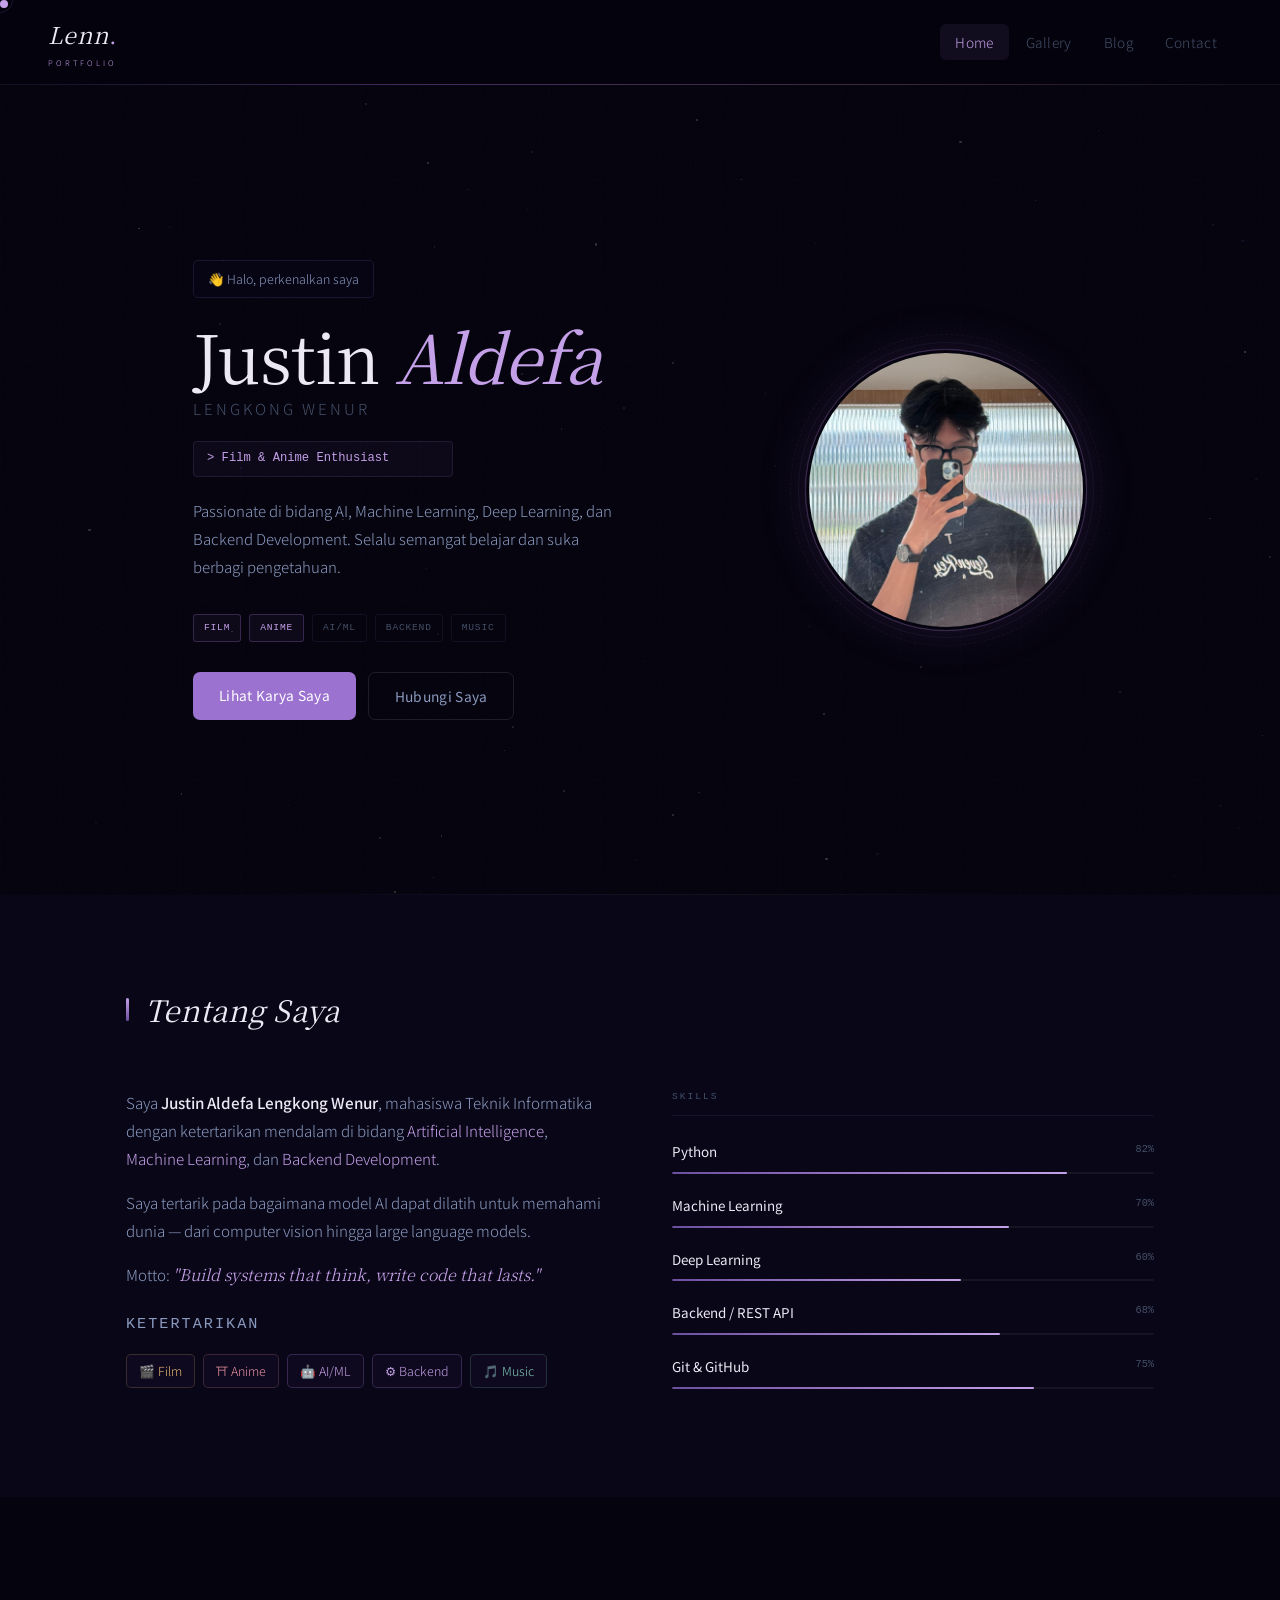
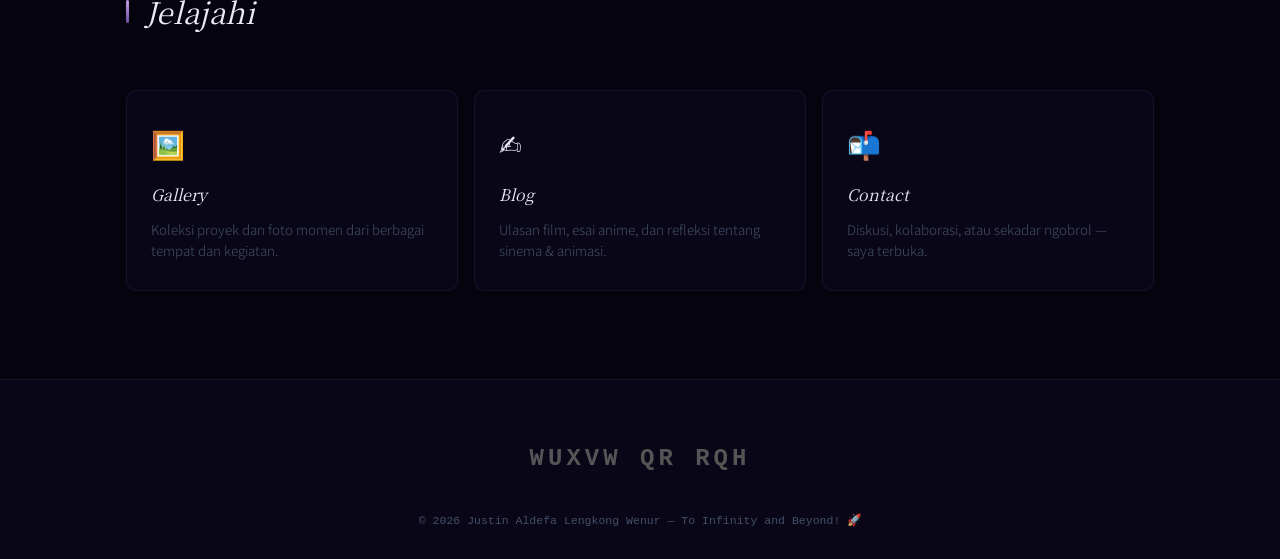
<file: index.html>
<!DOCTYPE html>
<html lang="id">
<head>
  <meta charset="UTF-8" />
  <meta name="viewport" content="width=device-width, initial-scale=1.0" />
  <meta name="description" content="Portfolio Justin Aldefa Lengkong Wenur — Mahasiswa Teknik Informatika" />
  <title>Justin Aldefa — Portfolio</title>
  <link rel="stylesheet" href="style.css" />
</head>
<body>
  <div class="cursor"></div>
  <div class="cursor-ring"></div>
  <div class="stars"></div>
  <div class="jp-grid" aria-hidden="true"></div>

  <header class="navbar">
    <div class="navbar-cat-wrap">
      <canvas id="navbar-cat-canvas" width="90" height="28" aria-hidden="true"></canvas>
      <a href="index.html" class="logo">Lenn<span>.</span><span class="logo-sub">portfolio</span></a>
    </div>
    <nav class="nav-links">
      <a href="index.html" class="active">Home</a>
      <a href="gallery.html">Gallery</a>
      <a href="blog.html">Blog</a>
      <a href="contact.html">Contact</a>
    </nav>
  </header>

  <main>
    <section style="position:relative;z-index:1;">
      <div class="hero">
        <div class="hero-content">
          <p class="hero-greeting fade-up">👋 Halo, perkenalkan saya</p>
          <h1 class="hero-name fade-up fd1">Justin <span>Aldefa</span></h1>
          <p class="hero-surname fade-up fd1">Lengkong Wenur</p>
          <p class="hero-badge fade-up fd2">&gt; Mahasiswa Teknik Informatika</p>
          <p class="hero-desc fade-up fd3">Passionate di bidang AI, Machine Learning, Deep Learning, dan Backend Development. Selalu semangat belajar dan suka berbagi pengetahuan.</p>
          <div class="hero-interests fade-up fd3">
            <span class="hero-interest active">film</span>
            <span class="hero-interest active">anime</span>
            <span class="hero-interest tech">ai/ml</span>
            <span class="hero-interest tech">backend</span>
            <span class="hero-interest">music</span>
          </div>
          <div class="hero-cta fade-up fd4">
            <a href="gallery.html" class="btn btn-primary">Lihat Karya Saya</a>
            <a href="contact.html" class="btn btn-outline">Hubungi Saya</a>
          </div>
        </div>
        <div class="hero-avatar fade-up fd3">
          <div class="avatar-ring">
            <img src="assets/pp.jpeg" alt="Justin Aldefa" />
      </div>
    </section>

    <section class="about-section" style="position:relative;z-index:1;">
      <div class="container">
        <div class="section-heading fade-up"><div class="heading-bar"></div><h2>Tentang Saya</h2></div>
        <div class="about-grid">
          <div class="about-text fade-up fd1">
            <p>Saya <strong>Justin Aldefa Lengkong Wenur</strong>, mahasiswa Teknik Informatika dengan ketertarikan mendalam di bidang <span class="highlight">Artificial Intelligence</span>, <span class="highlight">Machine Learning</span>, dan <span class="highlight">Backend Development</span>.</p>
            <p>Saya tertarik pada bagaimana model AI dapat dilatih untuk memahami dunia — dari computer vision hingga large language models.</p>
            <p>Motto: <span class="motto">"Build systems that think, write code that lasts."</span></p>
          <div class="about-interests fade-up fd1">
            <p class="about-interests-label">Ketertarikan</p>
            <div class="interest-tags">
              <span class="interest-tag film">🎬 Film</span>
              <span class="interest-tag anime">⛩ Anime</span>
              <span class="interest-tag tech">🤖 AI/ML</span>
              <span class="interest-tag tech">⚙️ Backend</span>
              <span class="interest-tag music">🎵 Music</span>
            </div>
          </div>
          </div>
          <div class="fade-up fd2">
            <p class="skills-label">Skills</p>
            <div class="skill-item"><div class="skill-header"><span class="skill-name">Python</span><span class="skill-pct">82%</span></div><div class="skill-track"><div class="skill-bar" data-width="82%"></div></div></div>
            <div class="skill-item"><div class="skill-header"><span class="skill-name">Machine Learning</span><span class="skill-pct">70%</span></div><div class="skill-track"><div class="skill-bar" data-width="70%"></div></div></div>
            <div class="skill-item"><div class="skill-header"><span class="skill-name">Deep Learning</span><span class="skill-pct">60%</span></div><div class="skill-track"><div class="skill-bar" data-width="60%"></div></div></div>
            <div class="skill-item"><div class="skill-header"><span class="skill-name">Backend / REST API</span><span class="skill-pct">68%</span></div><div class="skill-track"><div class="skill-bar" data-width="68%"></div></div></div>
            <div class="skill-item"><div class="skill-header"><span class="skill-name">Git &amp; GitHub</span><span class="skill-pct">75%</span></div><div class="skill-track"><div class="skill-bar" data-width="75%"></div></div></div>
          </div>
        </div>
      </div>
    </section>

    <section class="explore-section" style="position:relative;z-index:1;">
      <div class="container">
        <div class="section-heading fade-up"><div class="heading-bar"></div><h2>Jelajahi</h2></div>
        <div class="explore-grid">
          <a href="gallery.html" class="explore-card fade-up fd1"><div class="explore-icon">🖼️</div><h3>Gallery</h3><p>Koleksi proyek dan foto momen dari berbagai tempat dan kegiatan.</p></a>
          <a href="blog.html"    class="explore-card fade-up fd2"><div class="explore-icon">✍️</div><h3>Blog</h3><p>Ulasan film, esai anime, dan refleksi tentang sinema & animasi.</p></a>
          <a href="contact.html" class="explore-card fade-up fd3"><div class="explore-icon">📬</div><h3>Contact</h3><p>Diskusi, kolaborasi, atau sekadar ngobrol — saya terbuka.</p></a>
        </div>
      </div>
    </section>
  </main>

  <footer class="footer">
    <div class="gravity-falls-secret">
  <span class="cipher-text" data-value="TRUST NO ONE">WUXVW QR RQH</span>
</div>
    &copy; 2026 Justin Aldefa Lengkong Wenur &mdash; To Infinity and Beyond! <span class="footer-emoji">🚀</span  >
  </footer>

  <script src="script.js"></script>
</body>
</html>
</file>
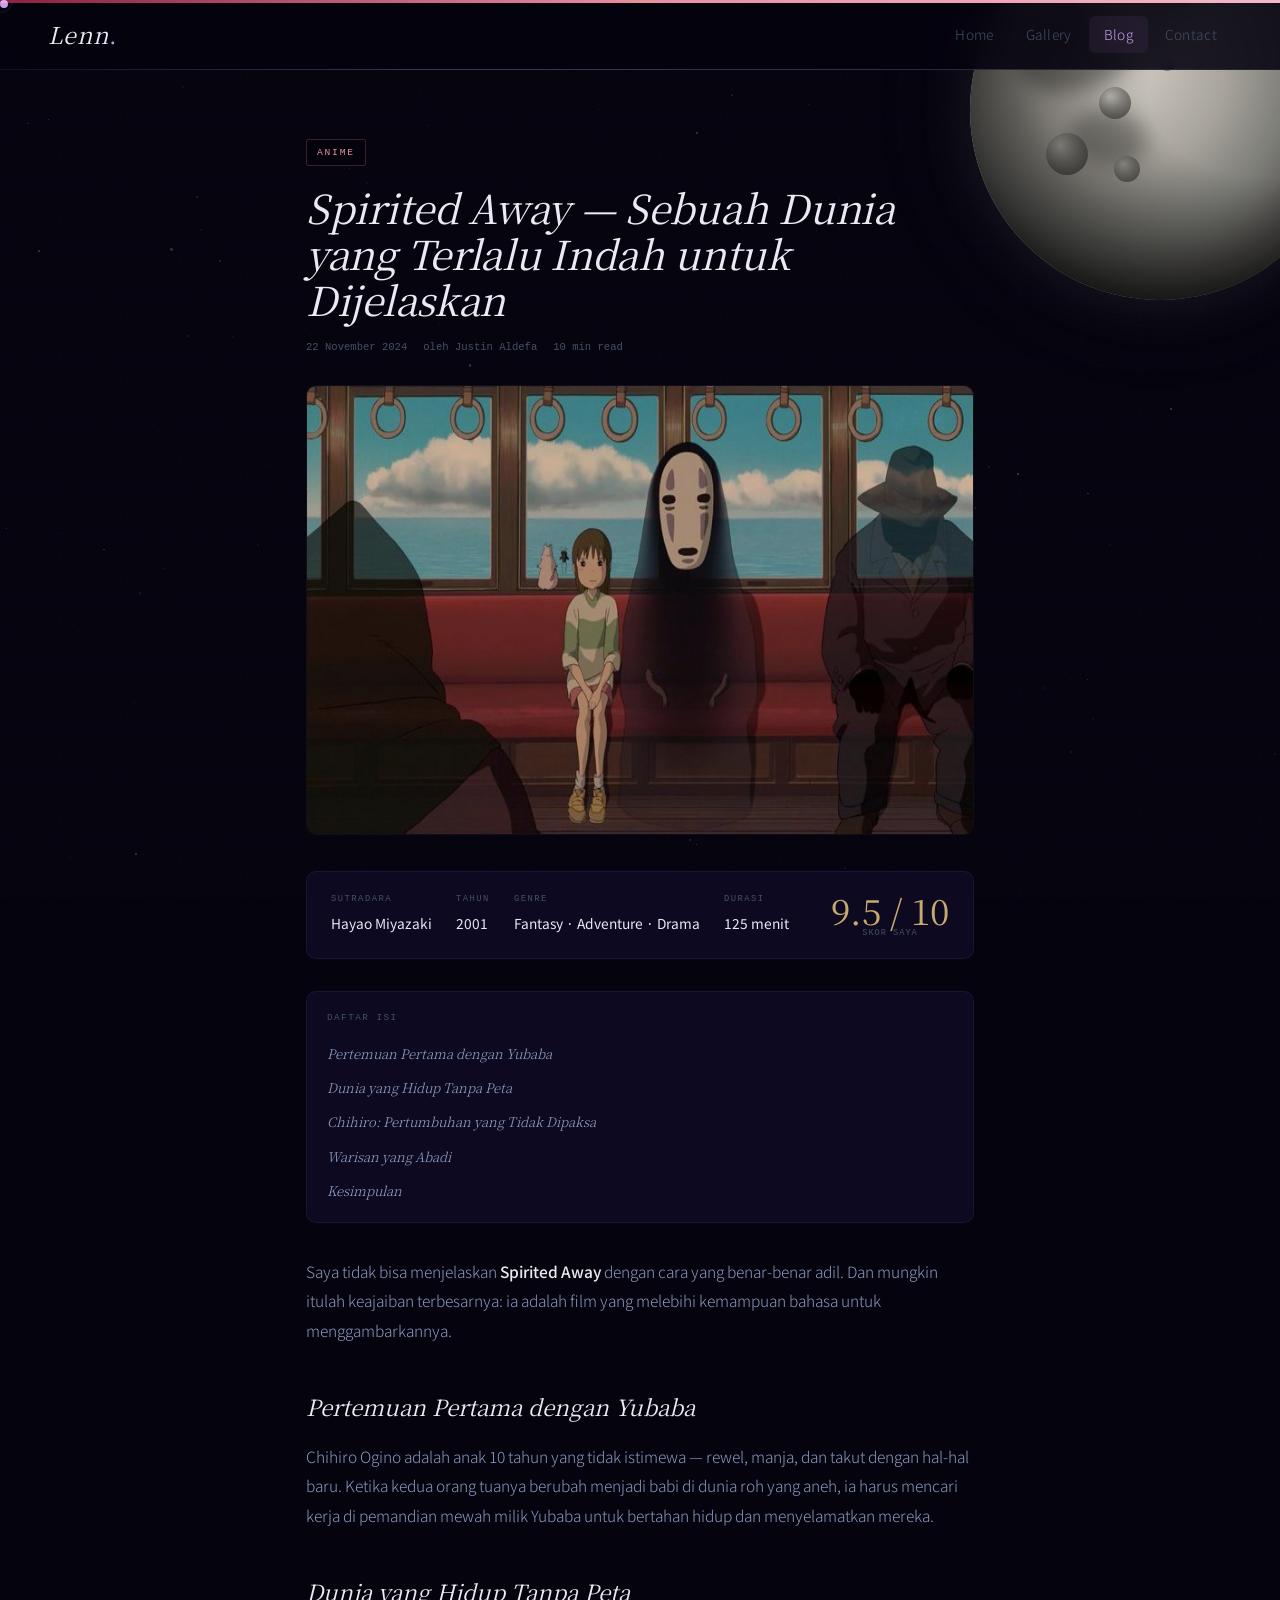
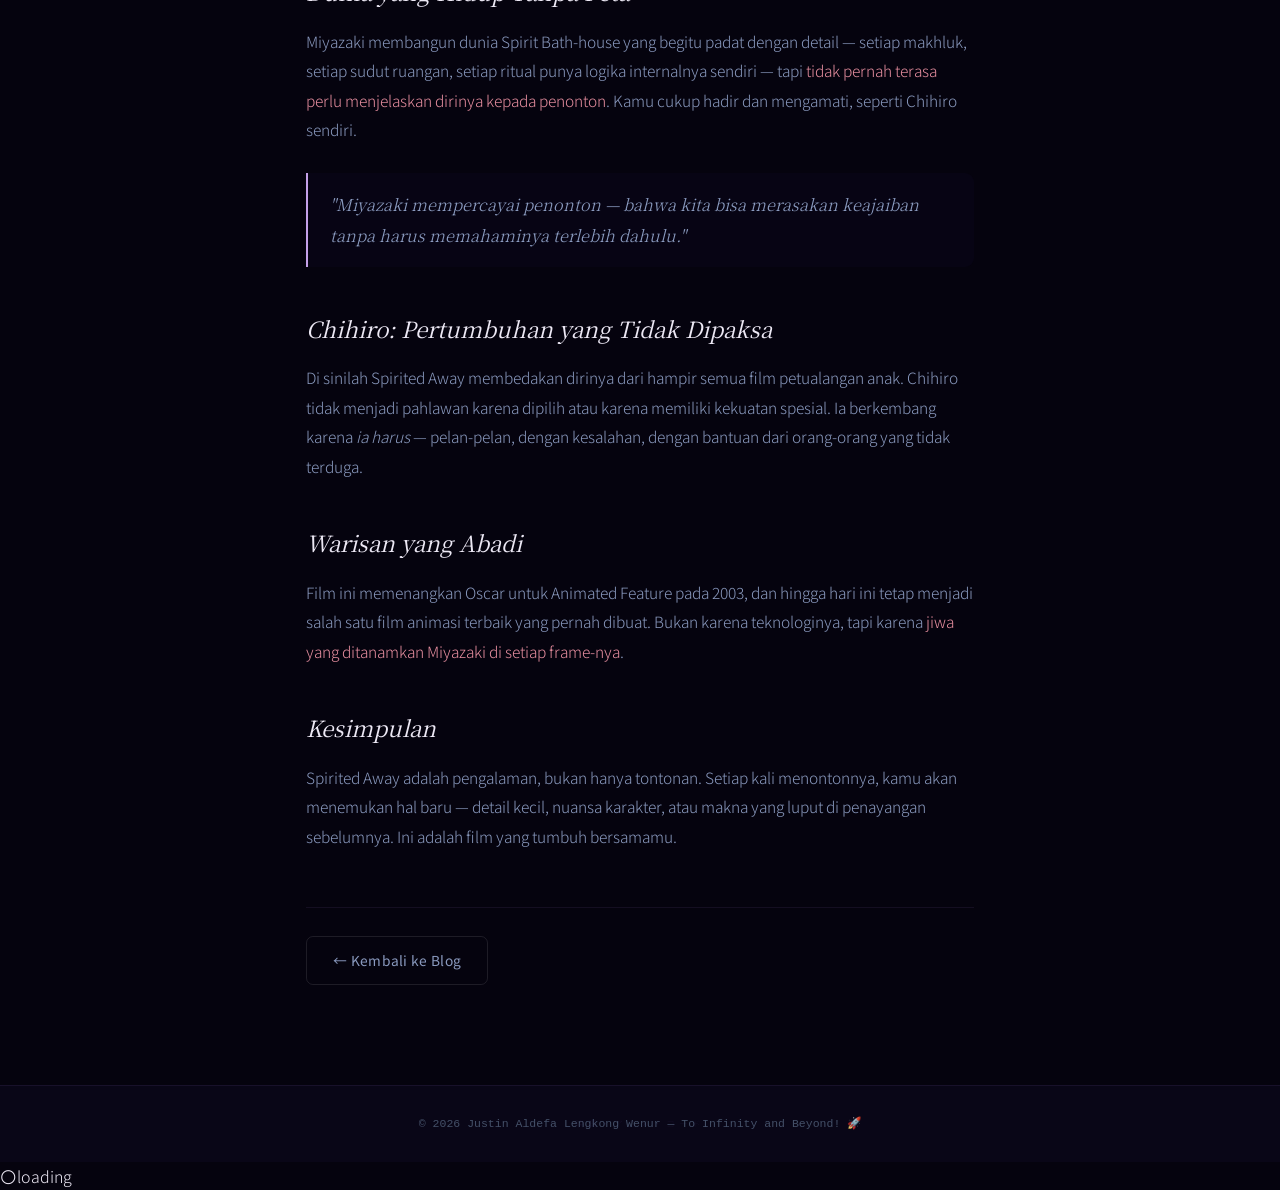
<file: artikel2.html>
<!DOCTYPE html>
<html lang="id">
<head>
  <meta charset="UTF-8"/><meta name="viewport" content="width=device-width, initial-scale=1.0"/>
  <title>Spirited Away — Sebuah Dunia yang Terlalu Indah untuk Dijelaskan — Justin Aldefa</title>
  <link rel="stylesheet" href="style.css"/>
</head>
<body class="theme-anime">
  <div class="cursor"></div><div class="cursor-ring"></div>
  <div class="stars"></div>
  <div class="jp-grid" aria-hidden="true"></div>
  <div class="moon-scene" aria-hidden="true"><div class="moon-disk"><div class="moon-mare"></div><div class="moon-mare"></div><div class="moon-mare"></div><div class="moon-crater"></div><div class="moon-crater"></div><div class="moon-crater"></div><div class="moon-crater"></div><div class="moon-crater"></div><div class="moon-crater"></div><div class="moon-crater"></div><div class="moon-halo"></div></div></div>
  <div class="article-theme-bar"></div>
  <div class="reading-progress"></div>
  <header class="navbar">
    <div class="navbar-cat-wrap">
      <canvas id="navbar-cat-canvas" width="90" height="28" aria-hidden="true"></canvas>
      <a href="index.html" class="logo">Lenn<span>.</span></a>
    </div>
    <nav class="nav-links"><a href="index.html">Home</a><a href="gallery.html">Gallery</a><a href="blog.html" class="active">Blog</a><a href="contact.html">Contact</a></nav>
  </header>
  <main>
    <article class="article-section" style="position:relative;z-index:1;">
      <div class="container--narrow">
        <header class="fade-up">
          <div class="article-tag"><span class="tag tag--anime">anime</span></div>
          <h1 class="article-title">Spirited Away — Sebuah Dunia yang Terlalu Indah untuk Dijelaskan</h1>
          <div class="article-meta">
            <time datetime="2024-11-22">22 November 2024</time>
            <span>oleh Justin Aldefa</span>
            <span>10 min read</span>
          </div>
          <img src="assets/spiritedawayh.jpeg" alt="Spirited Away — Sebuah Dunia yang Terlalu Indah untuk Dijelaskan" class="article-hero-img" width="900" height="450"/>
        </header>
        <div class="review-meta-box fade-up fd1">
          <div class="review-meta-item"><span class="review-meta-label">Sutradara</span><span class="review-meta-value">Hayao Miyazaki</span></div>
          <div class="review-meta-item"><span class="review-meta-label">Tahun</span><span class="review-meta-value">2001</span></div>
          <div class="review-meta-item"><span class="review-meta-label">Genre</span><span class="review-meta-value">Fantasy · Adventure · Drama</span></div>
          <div class="review-meta-item"><span class="review-meta-label">Durasi</span><span class="review-meta-value">125 menit</span></div>
          <div class="review-score-large">9.5 / 10<span>skor saya</span></div>
        </div>
        <nav class="article-toc fade-up fd2" aria-label="Daftar isi">
          <p class="article-toc-title">Daftar Isi</p>
          <ul><li><a href="#pertama">Pertemuan Pertama dengan Yubaba</a></li><li><a href="#dunia">Dunia yang Hidup Tanpa Peta</a></li><li><a href="#chihiro">Chihiro: Pertumbuhan yang Tidak Dipaksa</a></li><li><a href="#warisan">Warisan yang Abadi</a></li><li><a href="#kesimpulan">Kesimpulan</a></li></ul>
        </nav>
        <div class="article-body fade-up fd3">
          <p>Saya tidak bisa menjelaskan <strong>Spirited Away</strong> dengan cara yang benar-benar adil. Dan mungkin itulah keajaiban terbesarnya: ia adalah film yang melebihi kemampuan bahasa untuk menggambarkannya.</p>

          <h2 id="pertama">Pertemuan Pertama dengan Yubaba</h2>
          <p>Chihiro Ogino adalah anak 10 tahun yang tidak istimewa — rewel, manja, dan takut dengan hal-hal baru. Ketika kedua orang tuanya berubah menjadi babi di dunia roh yang aneh, ia harus mencari kerja di pemandian mewah milik Yubaba untuk bertahan hidup dan menyelamatkan mereka.</p>

          <h2 id="dunia">Dunia yang Hidup Tanpa Peta</h2>
          <p>Miyazaki membangun dunia Spirit Bath-house yang begitu padat dengan detail — setiap makhluk, setiap sudut ruangan, setiap ritual punya logika internalnya sendiri — tapi <span class="article-highlight">tidak pernah terasa perlu menjelaskan dirinya kepada penonton</span>. Kamu cukup hadir dan mengamati, seperti Chihiro sendiri.</p>
          <blockquote>"Miyazaki mempercayai penonton — bahwa kita bisa merasakan keajaiban tanpa harus memahaminya terlebih dahulu."</blockquote>

          <h2 id="chihiro">Chihiro: Pertumbuhan yang Tidak Dipaksa</h2>
          <p>Di sinilah Spirited Away membedakan dirinya dari hampir semua film petualangan anak. Chihiro tidak menjadi pahlawan karena dipilih atau karena memiliki kekuatan spesial. Ia berkembang karena <em>ia harus</em> — pelan-pelan, dengan kesalahan, dengan bantuan dari orang-orang yang tidak terduga.</p>

          <h2 id="warisan">Warisan yang Abadi</h2>
          <p>Film ini memenangkan Oscar untuk Animated Feature pada 2003, dan hingga hari ini tetap menjadi salah satu film animasi terbaik yang pernah dibuat. Bukan karena teknologinya, tapi karena <span class="article-highlight">jiwa yang ditanamkan Miyazaki di setiap frame-nya</span>.</p>

          <h2 id="kesimpulan">Kesimpulan</h2>
          <p>Spirited Away adalah pengalaman, bukan hanya tontonan. Setiap kali menontonnya, kamu akan menemukan hal baru — detail kecil, nuansa karakter, atau makna yang luput di penayangan sebelumnya. Ini adalah film yang tumbuh bersamamu.</p>
        </div>
        <div class="article-back fade-up">
          <a href="blog.html" class="btn btn-outline">&larr; Kembali ke Blog</a>
        </div>
      </div>
    </article>
  </main>
  <footer class="footer">&copy; 2026 Justin Aldefa Lengkong Wenur &mdash; To Infinity and Beyond! <span class="footer-emoji">🚀</span ></footer>
  <div class="moon-phase-widget"><span class="moon-phase-emoji">🌕</span><span class="moon-phase-label">loading</span></div>
  <canvas id="walking-cat-canvas" aria-hidden="true"></canvas>
  <div class="cat-speech-walk" aria-live="polite"></div>
  <a href="#" class="back-to-top" aria-label="Back to top">↑</a>
  <script src="script.js"></script>
</body>
</html>
</file>
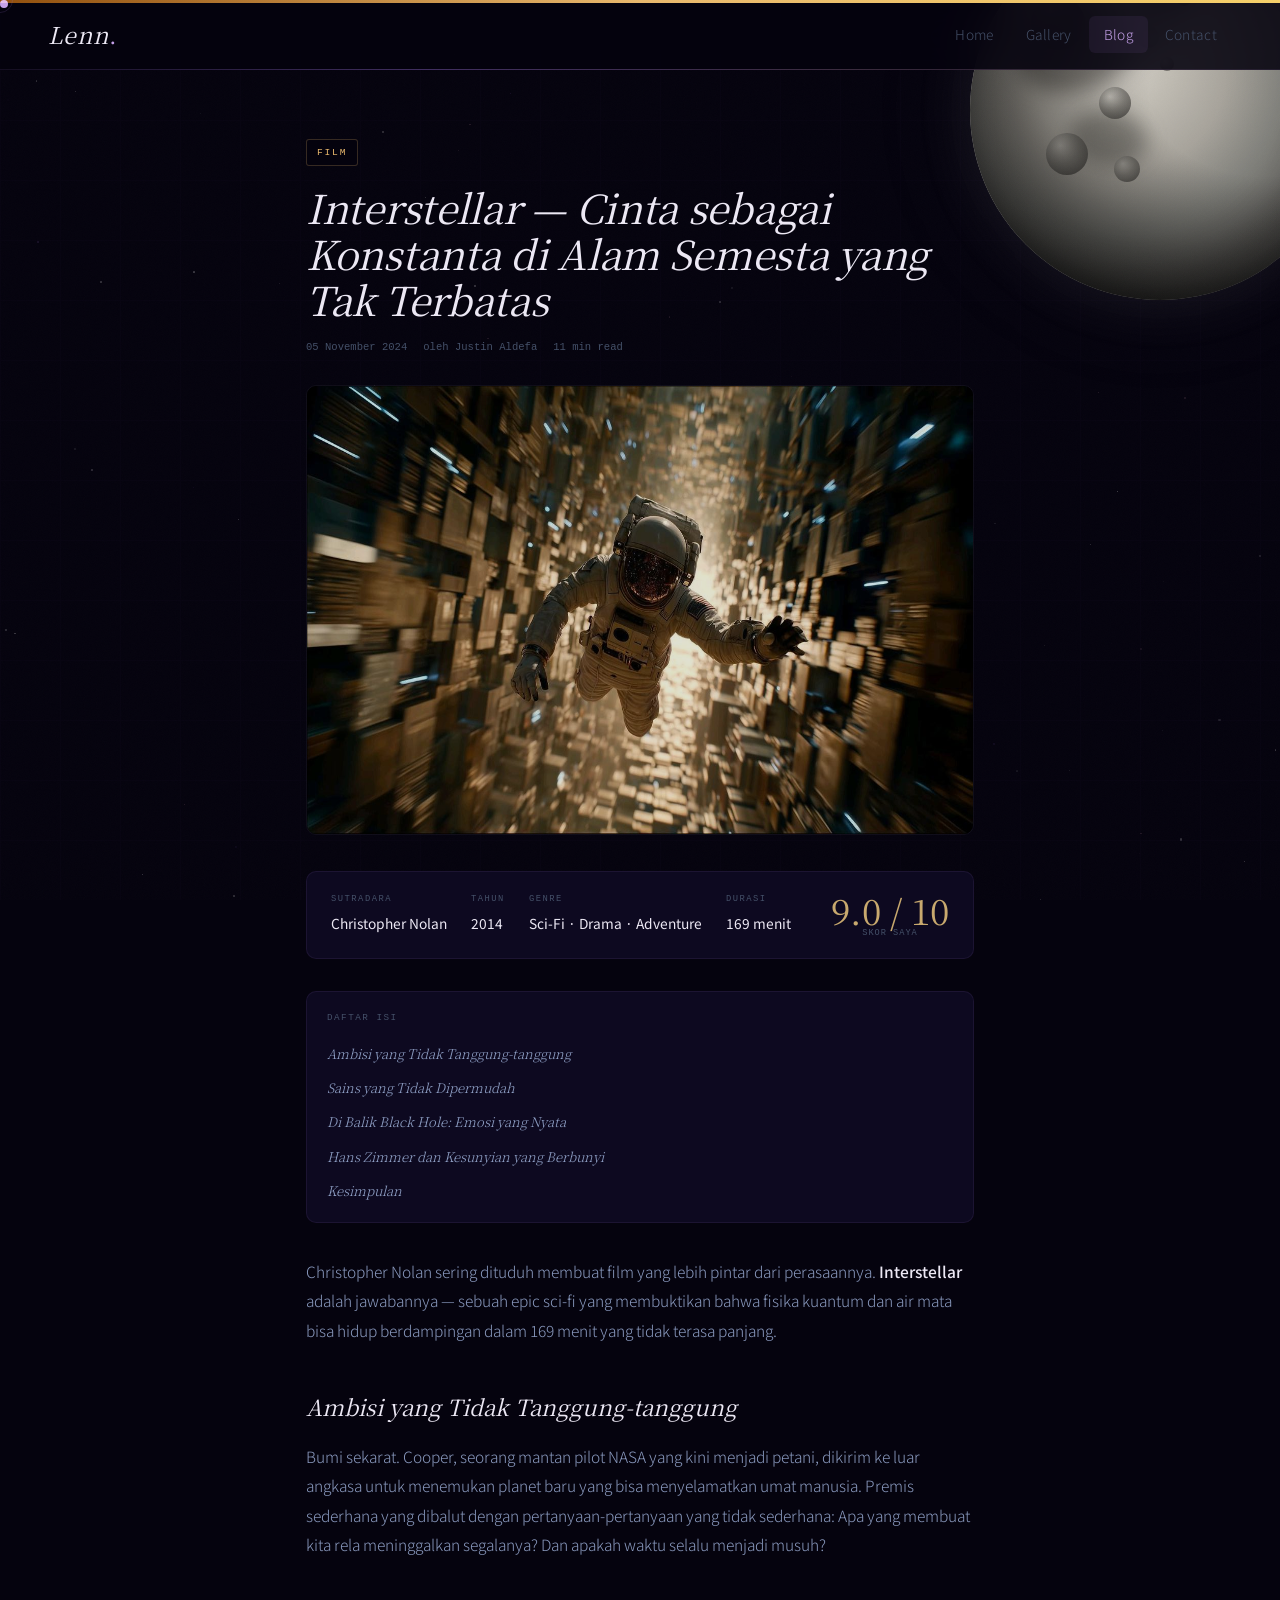
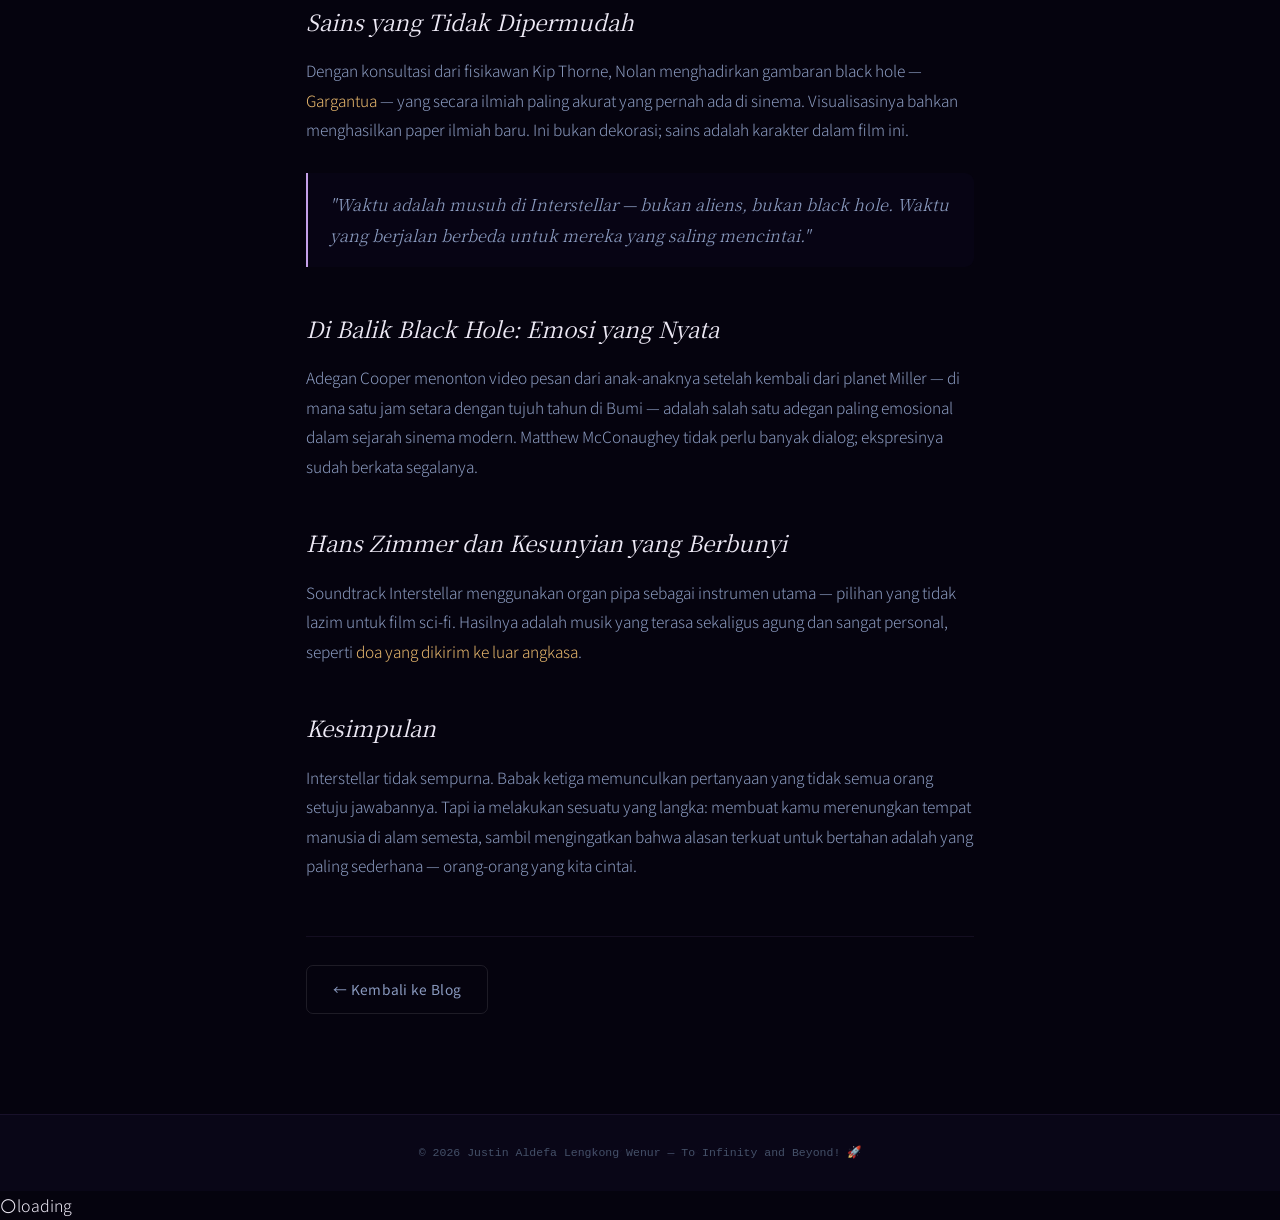
<file: artikel3.html>
<!DOCTYPE html>
<html lang="id">
<head>
  <meta charset="UTF-8"/><meta name="viewport" content="width=device-width, initial-scale=1.0"/>
  <title>Interstellar — Cinta sebagai Konstanta di Alam Semesta yang Tak Terbatas — Justin Aldefa</title>
  <link rel="stylesheet" href="style.css"/>
</head>
<body class="theme-film">
  <div class="cursor"></div><div class="cursor-ring"></div>
  <div class="stars"></div>
  <div class="jp-grid" aria-hidden="true"></div>
  <div class="moon-scene" aria-hidden="true"><div class="moon-disk"><div class="moon-mare"></div><div class="moon-mare"></div><div class="moon-mare"></div><div class="moon-crater"></div><div class="moon-crater"></div><div class="moon-crater"></div><div class="moon-crater"></div><div class="moon-crater"></div><div class="moon-crater"></div><div class="moon-crater"></div><div class="moon-halo"></div></div></div>
  <div class="article-theme-bar"></div>
  <div class="reading-progress"></div>
  <header class="navbar">
    <div class="navbar-cat-wrap">
      <canvas id="navbar-cat-canvas" width="90" height="28" aria-hidden="true"></canvas>
      <a href="index.html" class="logo">Lenn<span>.</span></a>
    </div>
    <nav class="nav-links"><a href="index.html">Home</a><a href="gallery.html">Gallery</a><a href="blog.html" class="active">Blog</a><a href="contact.html">Contact</a></nav>
  </header>
  <main>
    <article class="article-section" style="position:relative;z-index:1;">
      <div class="container--narrow">
        <header class="fade-up">
          <div class="article-tag"><span class="tag tag--film">film</span></div>
          <h1 class="article-title">Interstellar — Cinta sebagai Konstanta di Alam Semesta yang Tak Terbatas</h1>
          <div class="article-meta">
            <time datetime="2024-11-05">05 November 2024</time>
            <span>oleh Justin Aldefa</span>
            <span>11 min read</span>
          </div>
          <img src="assets/inter.jpeg" alt="Interstellar — Cinta sebagai Konstanta di Alam Semesta yang Tak Terbatas" class="article-hero-img" width="900" height="450"/>
        </header>
        <div class="review-meta-box fade-up fd1">
          <div class="review-meta-item"><span class="review-meta-label">Sutradara</span><span class="review-meta-value">Christopher Nolan</span></div>
          <div class="review-meta-item"><span class="review-meta-label">Tahun</span><span class="review-meta-value">2014</span></div>
          <div class="review-meta-item"><span class="review-meta-label">Genre</span><span class="review-meta-value">Sci-Fi · Drama · Adventure</span></div>
          <div class="review-meta-item"><span class="review-meta-label">Durasi</span><span class="review-meta-value">169 menit</span></div>
          <div class="review-score-large">9.0 / 10<span>skor saya</span></div>
        </div>
        <nav class="article-toc fade-up fd2" aria-label="Daftar isi">
          <p class="article-toc-title">Daftar Isi</p>
          <ul><li><a href="#ambisi">Ambisi yang Tidak Tanggung-tanggung</a></li><li><a href="#sains">Sains yang Tidak Dipermudah</a></li><li><a href="#emosi">Di Balik Black Hole: Emosi yang Nyata</a></li><li><a href="#hans">Hans Zimmer dan Kesunyian yang Berbunyi</a></li><li><a href="#kesimpulan">Kesimpulan</a></li></ul>
        </nav>
        <div class="article-body fade-up fd3">
          <p>Christopher Nolan sering dituduh membuat film yang lebih pintar dari perasaannya. <strong>Interstellar</strong> adalah jawabannya — sebuah epic sci-fi yang membuktikan bahwa fisika kuantum dan air mata bisa hidup berdampingan dalam 169 menit yang tidak terasa panjang.</p>

          <h2 id="ambisi">Ambisi yang Tidak Tanggung-tanggung</h2>
          <p>Bumi sekarat. Cooper, seorang mantan pilot NASA yang kini menjadi petani, dikirim ke luar angkasa untuk menemukan planet baru yang bisa menyelamatkan umat manusia. Premis sederhana yang dibalut dengan pertanyaan-pertanyaan yang tidak sederhana: Apa yang membuat kita rela meninggalkan segalanya? Dan apakah waktu selalu menjadi musuh?</p>

          <h2 id="sains">Sains yang Tidak Dipermudah</h2>
          <p>Dengan konsultasi dari fisikawan Kip Thorne, Nolan menghadirkan gambaran black hole — <span class="article-highlight">Gargantua</span> — yang secara ilmiah paling akurat yang pernah ada di sinema. Visualisasinya bahkan menghasilkan paper ilmiah baru. Ini bukan dekorasi; sains adalah karakter dalam film ini.</p>
          <blockquote>"Waktu adalah musuh di Interstellar — bukan aliens, bukan black hole. Waktu yang berjalan berbeda untuk mereka yang saling mencintai."</blockquote>

          <h2 id="emosi">Di Balik Black Hole: Emosi yang Nyata</h2>
          <p>Adegan Cooper menonton video pesan dari anak-anaknya setelah kembali dari planet Miller — di mana satu jam setara dengan tujuh tahun di Bumi — adalah salah satu adegan paling emosional dalam sejarah sinema modern. Matthew McConaughey tidak perlu banyak dialog; ekspresinya sudah berkata segalanya.</p>

          <h2 id="hans">Hans Zimmer dan Kesunyian yang Berbunyi</h2>
          <p>Soundtrack Interstellar menggunakan organ pipa sebagai instrumen utama — pilihan yang tidak lazim untuk film sci-fi. Hasilnya adalah musik yang terasa sekaligus agung dan sangat personal, seperti <span class="article-highlight">doa yang dikirim ke luar angkasa</span>.</p>

          <h2 id="kesimpulan">Kesimpulan</h2>
          <p>Interstellar tidak sempurna. Babak ketiga memunculkan pertanyaan yang tidak semua orang setuju jawabannya. Tapi ia melakukan sesuatu yang langka: membuat kamu merenungkan tempat manusia di alam semesta, sambil mengingatkan bahwa alasan terkuat untuk bertahan adalah yang paling sederhana — orang-orang yang kita cintai.</p>
        </div>
        <div class="article-back fade-up">
          <a href="blog.html" class="btn btn-outline">&larr; Kembali ke Blog</a>
        </div>
      </div>
    </article>
  </main>
  <footer class="footer">&copy; 2026 Justin Aldefa Lengkong Wenur &mdash; To Infinity and Beyond! <span class="footer-emoji">🚀</span ></footer>
  <div class="moon-phase-widget"><span class="moon-phase-emoji">🌕</span><span class="moon-phase-label">loading</span></div>
  <canvas id="walking-cat-canvas" aria-hidden="true"></canvas>
  <div class="cat-speech-walk" aria-live="polite"></div>
  <a href="#" class="back-to-top" aria-label="Back to top">↑</a>
  <script src="script.js"></script>
</body>
</html>
</file>
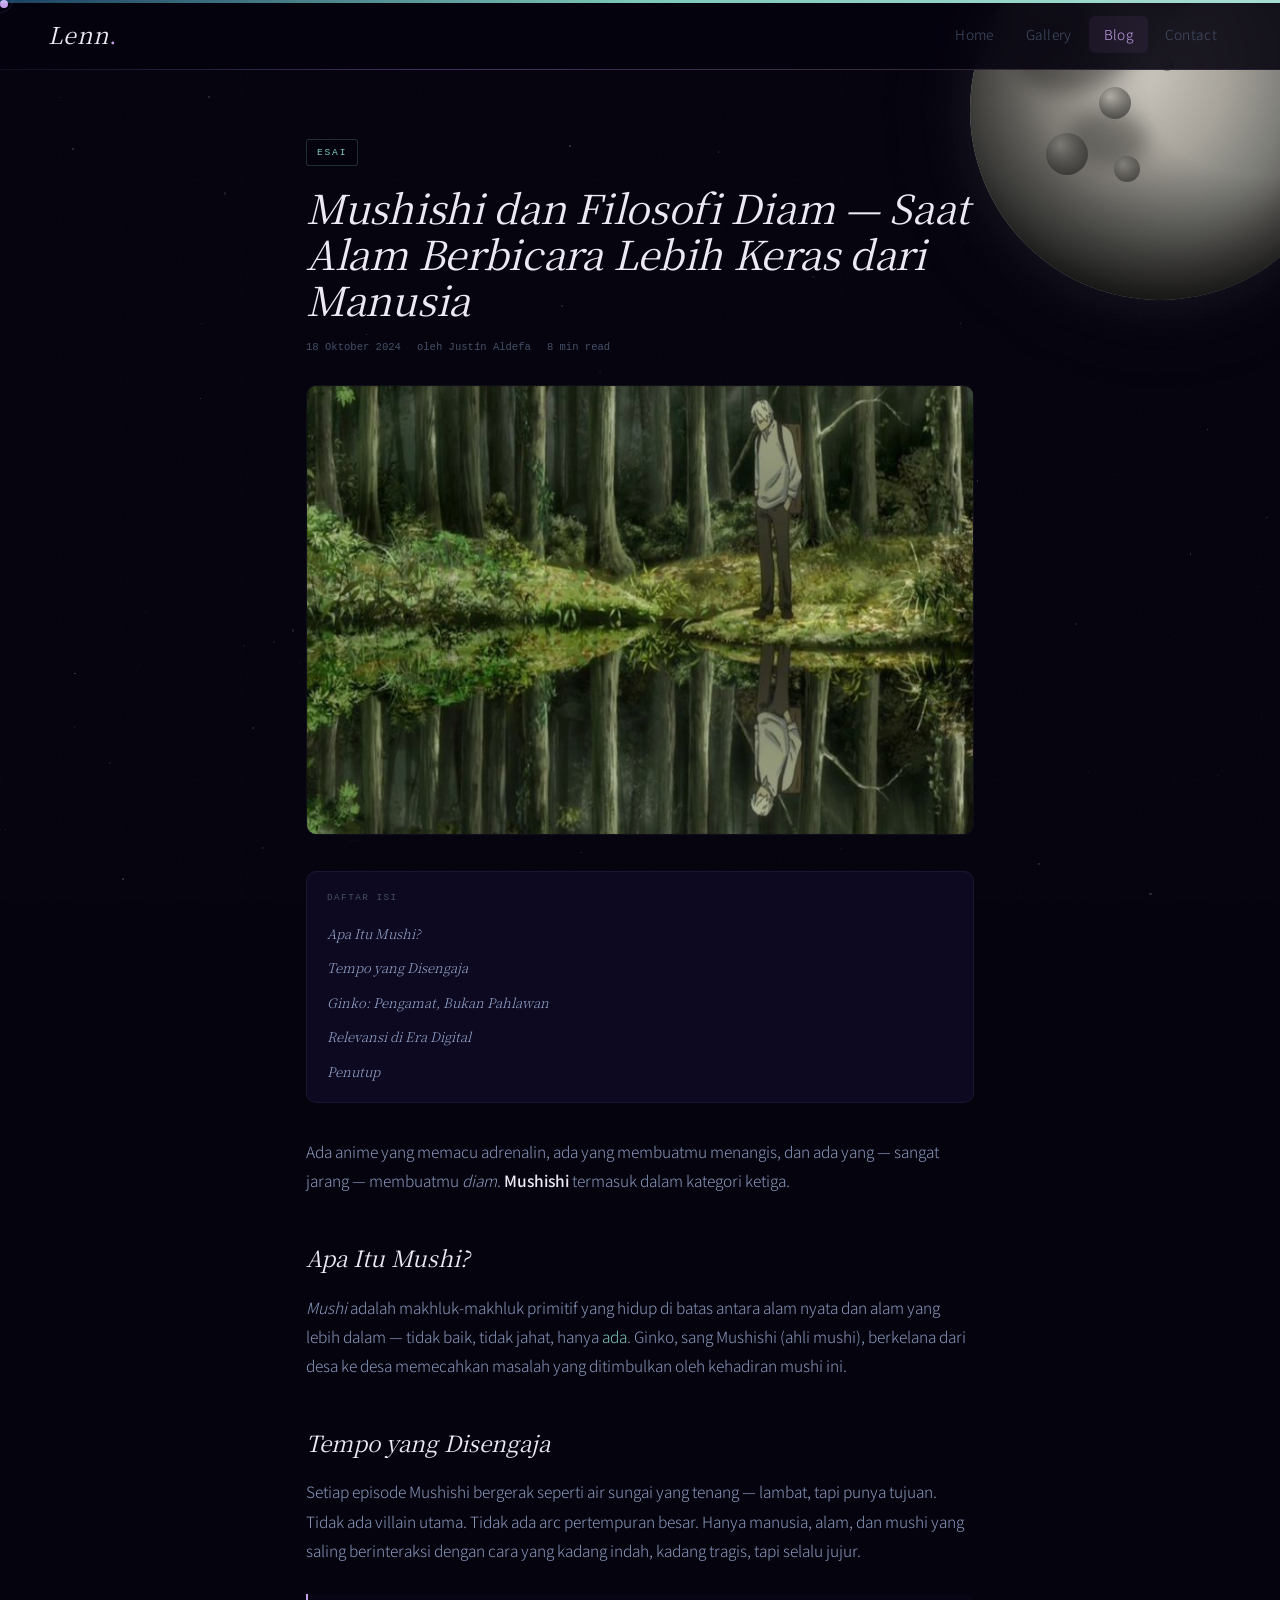
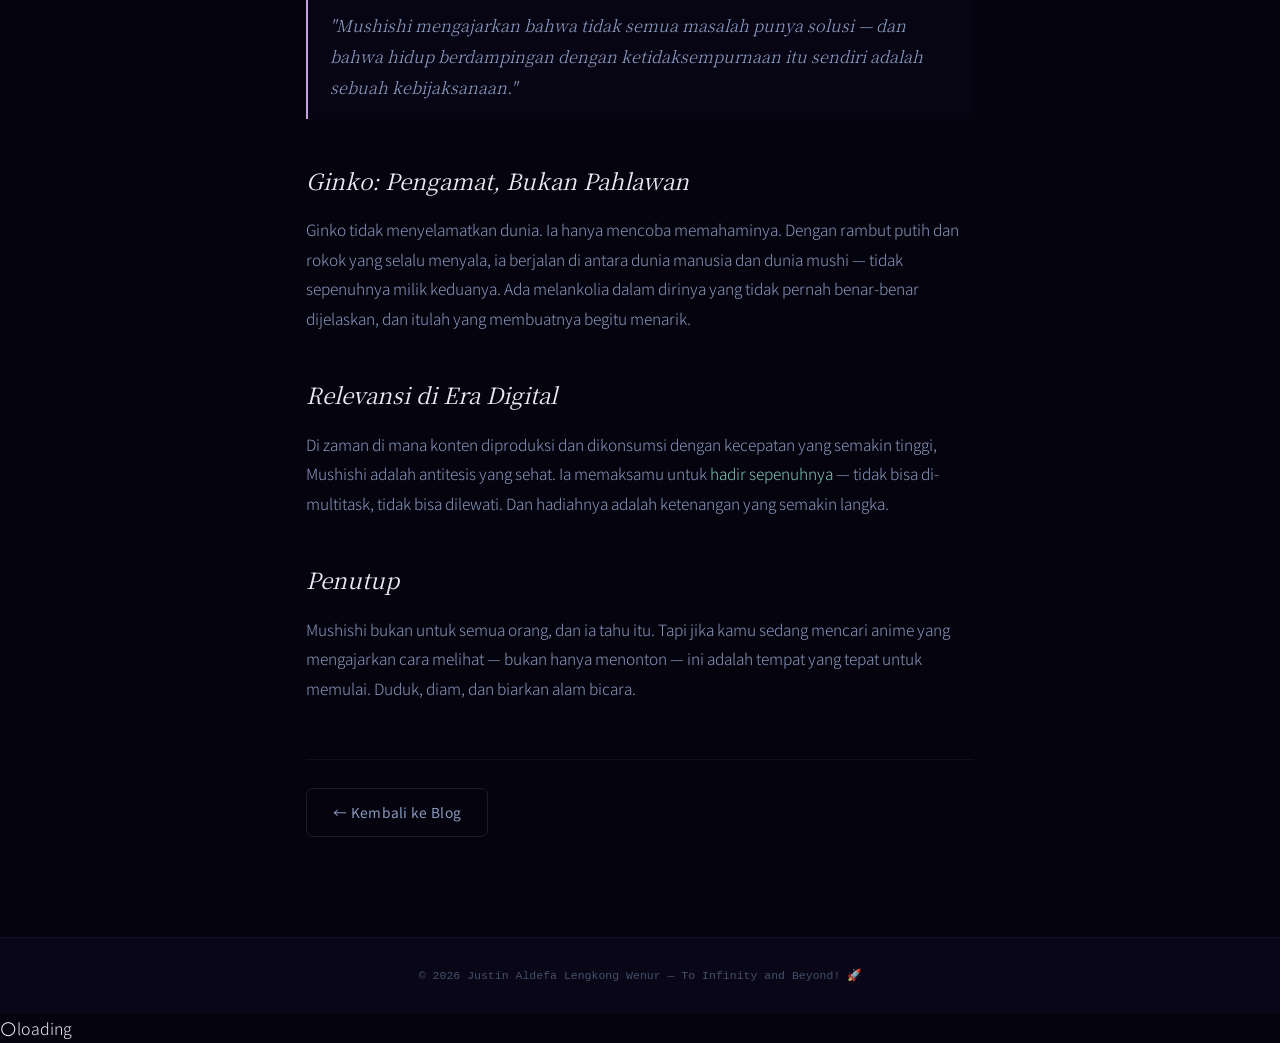
<file: artikel4.html>
<!DOCTYPE html>
<html lang="id">
<head>
  <meta charset="UTF-8"/><meta name="viewport" content="width=device-width, initial-scale=1.0"/>
  <title>Mushishi dan Filosofi Diam — Saat Alam Berbicara Lebih Keras dari Manusia — Justin Aldefa</title>
  <link rel="stylesheet" href="style.css"/>
</head>
<body class="theme-essay">
  <div class="cursor"></div><div class="cursor-ring"></div>
  <div class="stars"></div>
  <div class="jp-grid" aria-hidden="true"></div>
  <div class="moon-scene" aria-hidden="true"><div class="moon-disk"><div class="moon-mare"></div><div class="moon-mare"></div><div class="moon-mare"></div><div class="moon-crater"></div><div class="moon-crater"></div><div class="moon-crater"></div><div class="moon-crater"></div><div class="moon-crater"></div><div class="moon-crater"></div><div class="moon-crater"></div><div class="moon-halo"></div></div></div>
  <div class="article-theme-bar"></div>
  <div class="reading-progress"></div>
  <header class="navbar">
    <div class="navbar-cat-wrap">
      <canvas id="navbar-cat-canvas" width="90" height="28" aria-hidden="true"></canvas>
      <a href="index.html" class="logo">Lenn<span>.</span></a>
    </div>
    <nav class="nav-links"><a href="index.html">Home</a><a href="gallery.html">Gallery</a><a href="blog.html" class="active">Blog</a><a href="contact.html">Contact</a></nav>
  </header>
  <main>
    <article class="article-section" style="position:relative;z-index:1;">
      <div class="container--narrow">
        <header class="fade-up">
          <div class="article-tag"><span class="tag tag--essay">esai</span></div>
          <h1 class="article-title">Mushishi dan Filosofi Diam — Saat Alam Berbicara Lebih Keras dari Manusia</h1>
          <div class="article-meta">
            <time datetime="2024-10-18">18 Oktober 2024</time>
            <span>oleh Justin Aldefa</span>
            <span>8 min read</span>
          </div>
          <img src="assets/mushi.jpeg" alt="Mushishi dan Filosofi Diam — Saat Alam Berbicara Lebih Keras dari Manusia" class="article-hero-img" width="900" height="450"/>
        </header>

        <nav class="article-toc fade-up fd2" aria-label="Daftar isi">
          <p class="article-toc-title">Daftar Isi</p>
          <ul><li><a href="#mushi">Apa Itu Mushi?</a></li><li><a href="#tempo">Tempo yang Disengaja</a></li><li><a href="#ginko">Ginko: Pengamat, Bukan Pahlawan</a></li><li><a href="#relevansi">Relevansi di Era Digital</a></li><li><a href="#penutup">Penutup</a></li></ul>
        </nav>
        <div class="article-body fade-up fd3">
          <p>Ada anime yang memacu adrenalin, ada yang membuatmu menangis, dan ada yang — sangat jarang — membuatmu <em>diam</em>. <strong>Mushishi</strong> termasuk dalam kategori ketiga.</p>

          <h2 id="mushi">Apa Itu Mushi?</h2>
          <p><em>Mushi</em> adalah makhluk-makhluk primitif yang hidup di batas antara alam nyata dan alam yang lebih dalam — tidak baik, tidak jahat, hanya <span class="article-highlight">ada</span>. Ginko, sang Mushishi (ahli mushi), berkelana dari desa ke desa memecahkan masalah yang ditimbulkan oleh kehadiran mushi ini.</p>

          <h2 id="tempo">Tempo yang Disengaja</h2>
          <p>Setiap episode Mushishi bergerak seperti air sungai yang tenang — lambat, tapi punya tujuan. Tidak ada villain utama. Tidak ada arc pertempuran besar. Hanya manusia, alam, dan mushi yang saling berinteraksi dengan cara yang kadang indah, kadang tragis, tapi selalu jujur.</p>
          <blockquote>"Mushishi mengajarkan bahwa tidak semua masalah punya solusi — dan bahwa hidup berdampingan dengan ketidaksempurnaan itu sendiri adalah sebuah kebijaksanaan."</blockquote>

          <h2 id="ginko">Ginko: Pengamat, Bukan Pahlawan</h2>
          <p>Ginko tidak menyelamatkan dunia. Ia hanya mencoba memahaminya. Dengan rambut putih dan rokok yang selalu menyala, ia berjalan di antara dunia manusia dan dunia mushi — tidak sepenuhnya milik keduanya. Ada melankolia dalam dirinya yang tidak pernah benar-benar dijelaskan, dan itulah yang membuatnya begitu menarik.</p>

          <h2 id="relevansi">Relevansi di Era Digital</h2>
          <p>Di zaman di mana konten diproduksi dan dikonsumsi dengan kecepatan yang semakin tinggi, Mushishi adalah antitesis yang sehat. Ia memaksamu untuk <span class="article-highlight">hadir sepenuhnya</span> — tidak bisa di-multitask, tidak bisa dilewati. Dan hadiahnya adalah ketenangan yang semakin langka.</p>

          <h2 id="penutup">Penutup</h2>
          <p>Mushishi bukan untuk semua orang, dan ia tahu itu. Tapi jika kamu sedang mencari anime yang mengajarkan cara melihat — bukan hanya menonton — ini adalah tempat yang tepat untuk memulai. Duduk, diam, dan biarkan alam bicara.</p>
        </div>
        <div class="article-back fade-up">
          <a href="blog.html" class="btn btn-outline">&larr; Kembali ke Blog</a>
        </div>
      </div>
    </article>
  </main>
  <footer class="footer">&copy; 2026 Justin Aldefa Lengkong Wenur &mdash; To Infinity and Beyond! <span class="footer-emoji">🚀</span ></footer>
  <div class="moon-phase-widget"><span class="moon-phase-emoji">🌕</span><span class="moon-phase-label">loading</span></div>
  <canvas id="walking-cat-canvas" aria-hidden="true"></canvas>
  <div class="cat-speech-walk" aria-live="polite"></div>
  <a href="#" class="back-to-top" aria-label="Back to top">↑</a>
  <script src="script.js"></script>
</body>
</html>
</file>
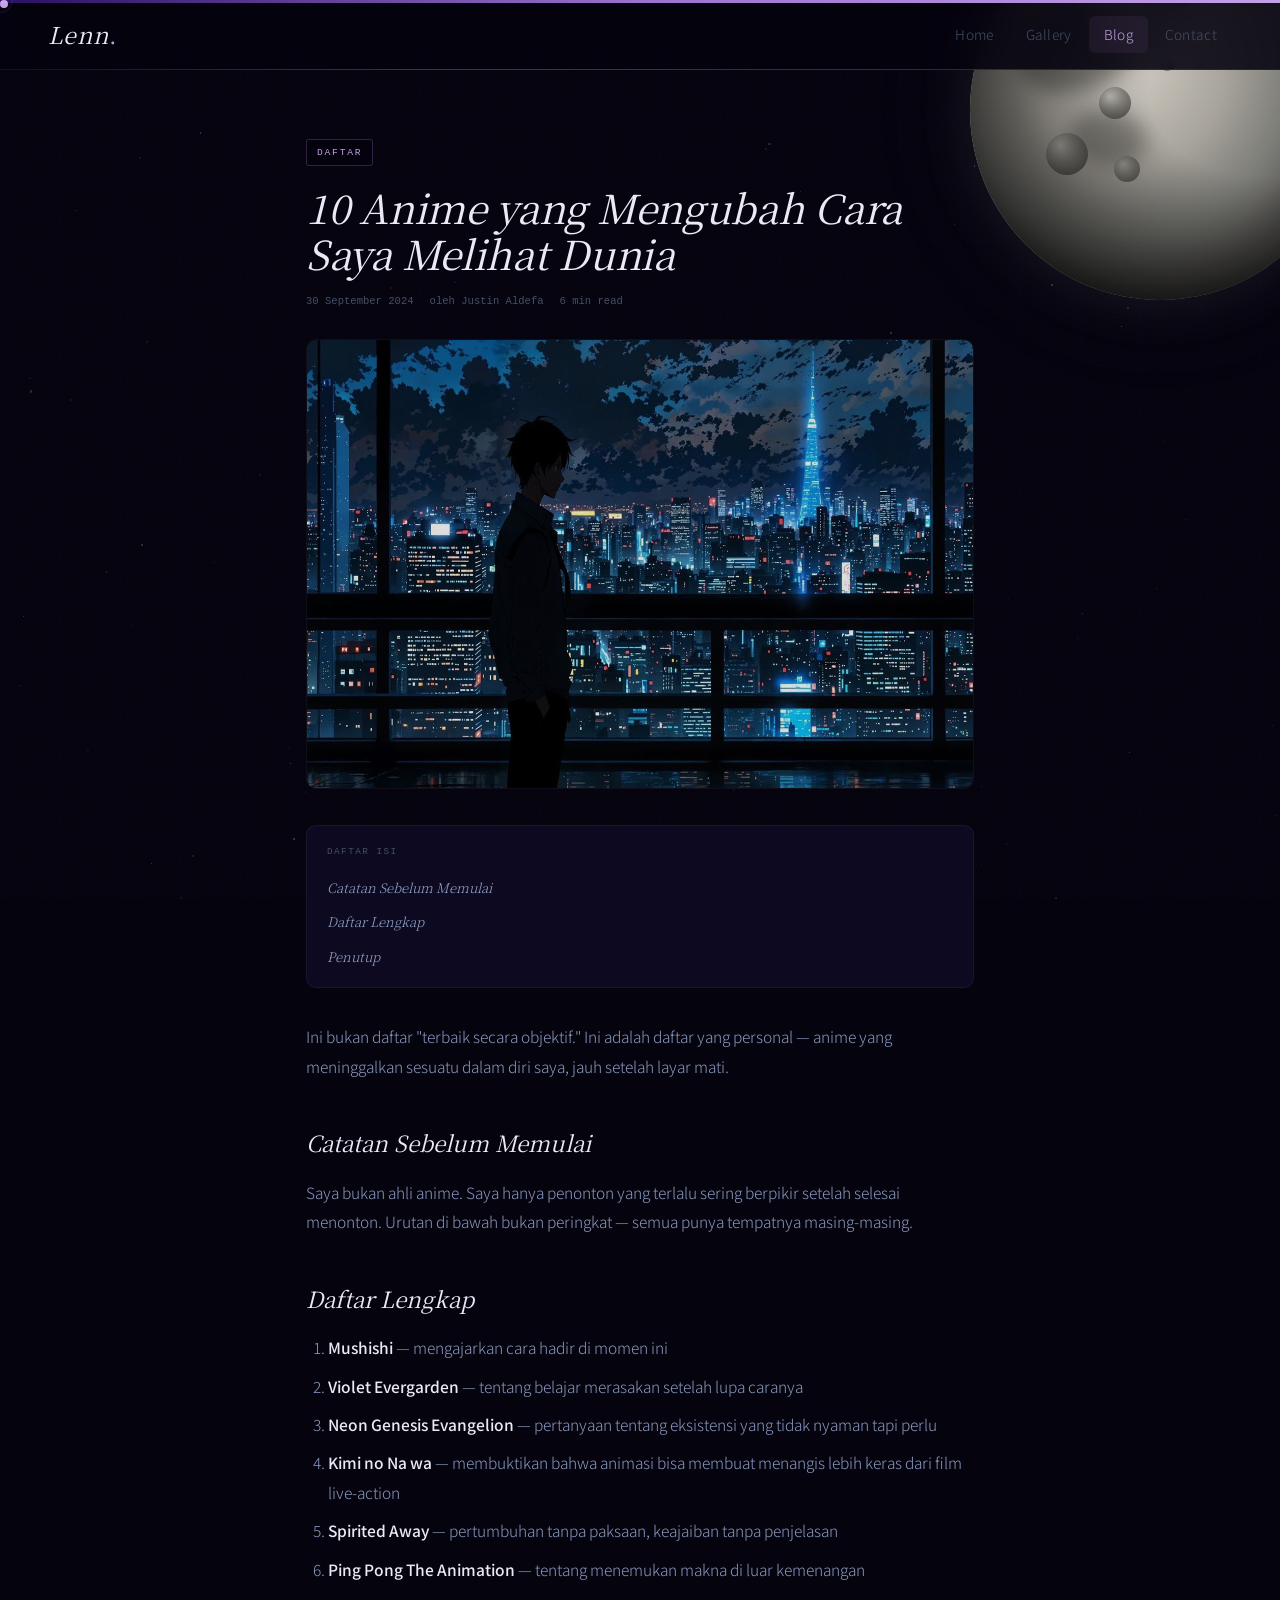
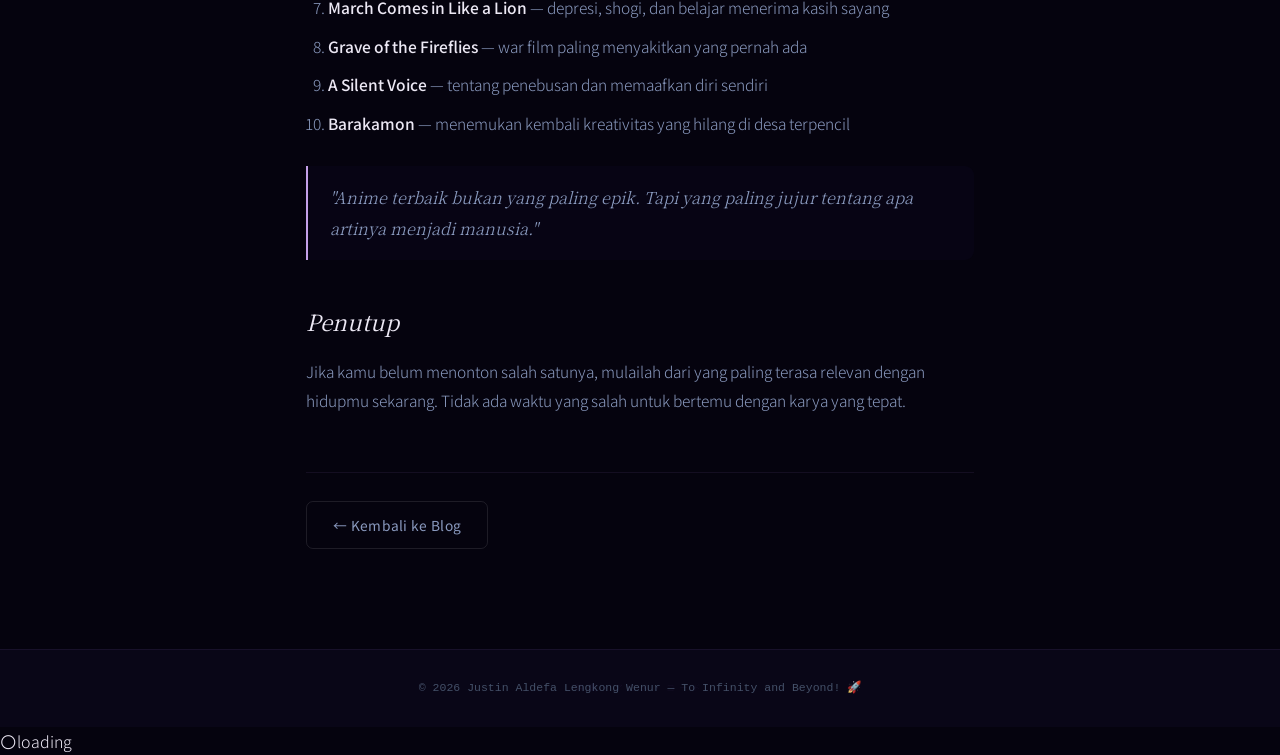
<file: artikel5.html>
<!DOCTYPE html>
<html lang="id">
<head>
  <meta charset="UTF-8"/><meta name="viewport" content="width=device-width, initial-scale=1.0"/>
  <title>10 Anime yang Mengubah Cara Saya Melihat Dunia — Justin Aldefa</title>
  <link rel="stylesheet" href="style.css"/>
</head>
<body class="theme-list">
  <div class="cursor"></div><div class="cursor-ring"></div>
  <div class="stars"></div>
  <div class="jp-grid" aria-hidden="true"></div>
  <div class="moon-scene" aria-hidden="true"><div class="moon-disk"><div class="moon-mare"></div><div class="moon-mare"></div><div class="moon-mare"></div><div class="moon-crater"></div><div class="moon-crater"></div><div class="moon-crater"></div><div class="moon-crater"></div><div class="moon-crater"></div><div class="moon-crater"></div><div class="moon-crater"></div><div class="moon-halo"></div></div></div>
  <div class="article-theme-bar"></div>
  <div class="reading-progress"></div>
  <header class="navbar">
    <div class="navbar-cat-wrap">
      <canvas id="navbar-cat-canvas" width="90" height="28" aria-hidden="true"></canvas>
      <a href="index.html" class="logo">Lenn<span>.</span></a>
    </div>
    <nav class="nav-links"><a href="index.html">Home</a><a href="gallery.html">Gallery</a><a href="blog.html" class="active">Blog</a><a href="contact.html">Contact</a></nav>
  </header>
  <main>
    <article class="article-section" style="position:relative;z-index:1;">
      <div class="container--narrow">
        <header class="fade-up">
          <div class="article-tag"><span class="tag tag--list">daftar</span></div>
          <h1 class="article-title">10 Anime yang Mengubah Cara Saya Melihat Dunia</h1>
          <div class="article-meta">
            <time datetime="2024-09-30">30 September 2024</time>
            <span>oleh Justin Aldefa</span>
            <span>6 min read</span>
          </div>
          <img src="assets/anime.jpeg" alt="10 Anime yang Mengubah Cara Saya Melihat Dunia" class="article-hero-img" width="900" height="450"/>
        </header>

        <nav class="article-toc fade-up fd2" aria-label="Daftar isi">
          <p class="article-toc-title">Daftar Isi</p>
          <ul><li><a href="#catatan">Catatan Sebelum Memulai</a></li><li><a href="#daftar">Daftar Lengkap</a></li><li><a href="#penutup">Penutup</a></li></ul>
        </nav>
        <div class="article-body fade-up fd3">
          <p>Ini bukan daftar "terbaik secara objektif." Ini adalah daftar yang personal — anime yang meninggalkan sesuatu dalam diri saya, jauh setelah layar mati.</p>

          <h2 id="catatan">Catatan Sebelum Memulai</h2>
          <p>Saya bukan ahli anime. Saya hanya penonton yang terlalu sering berpikir setelah selesai menonton. Urutan di bawah bukan peringkat — semua punya tempatnya masing-masing.</p>

          <h2 id="daftar">Daftar Lengkap</h2>
          <ol>
            <li><strong>Mushishi</strong> — mengajarkan cara hadir di momen ini</li>
            <li><strong>Violet Evergarden</strong> — tentang belajar merasakan setelah lupa caranya</li>
            <li><strong>Neon Genesis Evangelion</strong> — pertanyaan tentang eksistensi yang tidak nyaman tapi perlu</li>
            <li><strong>Kimi no Na wa</strong> — membuktikan bahwa animasi bisa membuat menangis lebih keras dari film live-action</li>
            <li><strong>Spirited Away</strong> — pertumbuhan tanpa paksaan, keajaiban tanpa penjelasan</li>
            <li><strong>Ping Pong The Animation</strong> — tentang menemukan makna di luar kemenangan</li>
            <li><strong>March Comes in Like a Lion</strong> — depresi, shogi, dan belajar menerima kasih sayang</li>
            <li><strong>Grave of the Fireflies</strong> — war film paling menyakitkan yang pernah ada</li>
            <li><strong>A Silent Voice</strong> — tentang penebusan dan memaafkan diri sendiri</li>
            <li><strong>Barakamon</strong> — menemukan kembali kreativitas yang hilang di desa terpencil</li>
          </ol>
          <blockquote>"Anime terbaik bukan yang paling epik. Tapi yang paling jujur tentang apa artinya menjadi manusia."</blockquote>

          <h2 id="penutup">Penutup</h2>
          <p>Jika kamu belum menonton salah satunya, mulailah dari yang paling terasa relevan dengan hidupmu sekarang. Tidak ada waktu yang salah untuk bertemu dengan karya yang tepat.</p>
        </div>
        <div class="article-back fade-up">
          <a href="blog.html" class="btn btn-outline">&larr; Kembali ke Blog</a>
        </div>
      </div>
    </article>
  </main>
  <footer class="footer">&copy; 2026 Justin Aldefa Lengkong Wenur &mdash; To Infinity and Beyond! <span class="footer-emoji">🚀</span ></footer>
  <div class="moon-phase-widget"><span class="moon-phase-emoji">🌕</span><span class="moon-phase-label">loading</span></div>
  <canvas id="walking-cat-canvas" aria-hidden="true"></canvas>
  <div class="cat-speech-walk" aria-live="polite"></div>
  <a href="#" class="back-to-top" aria-label="Back to top">↑</a>
  <script src="script.js"></script>
</body>
</html>
</file>
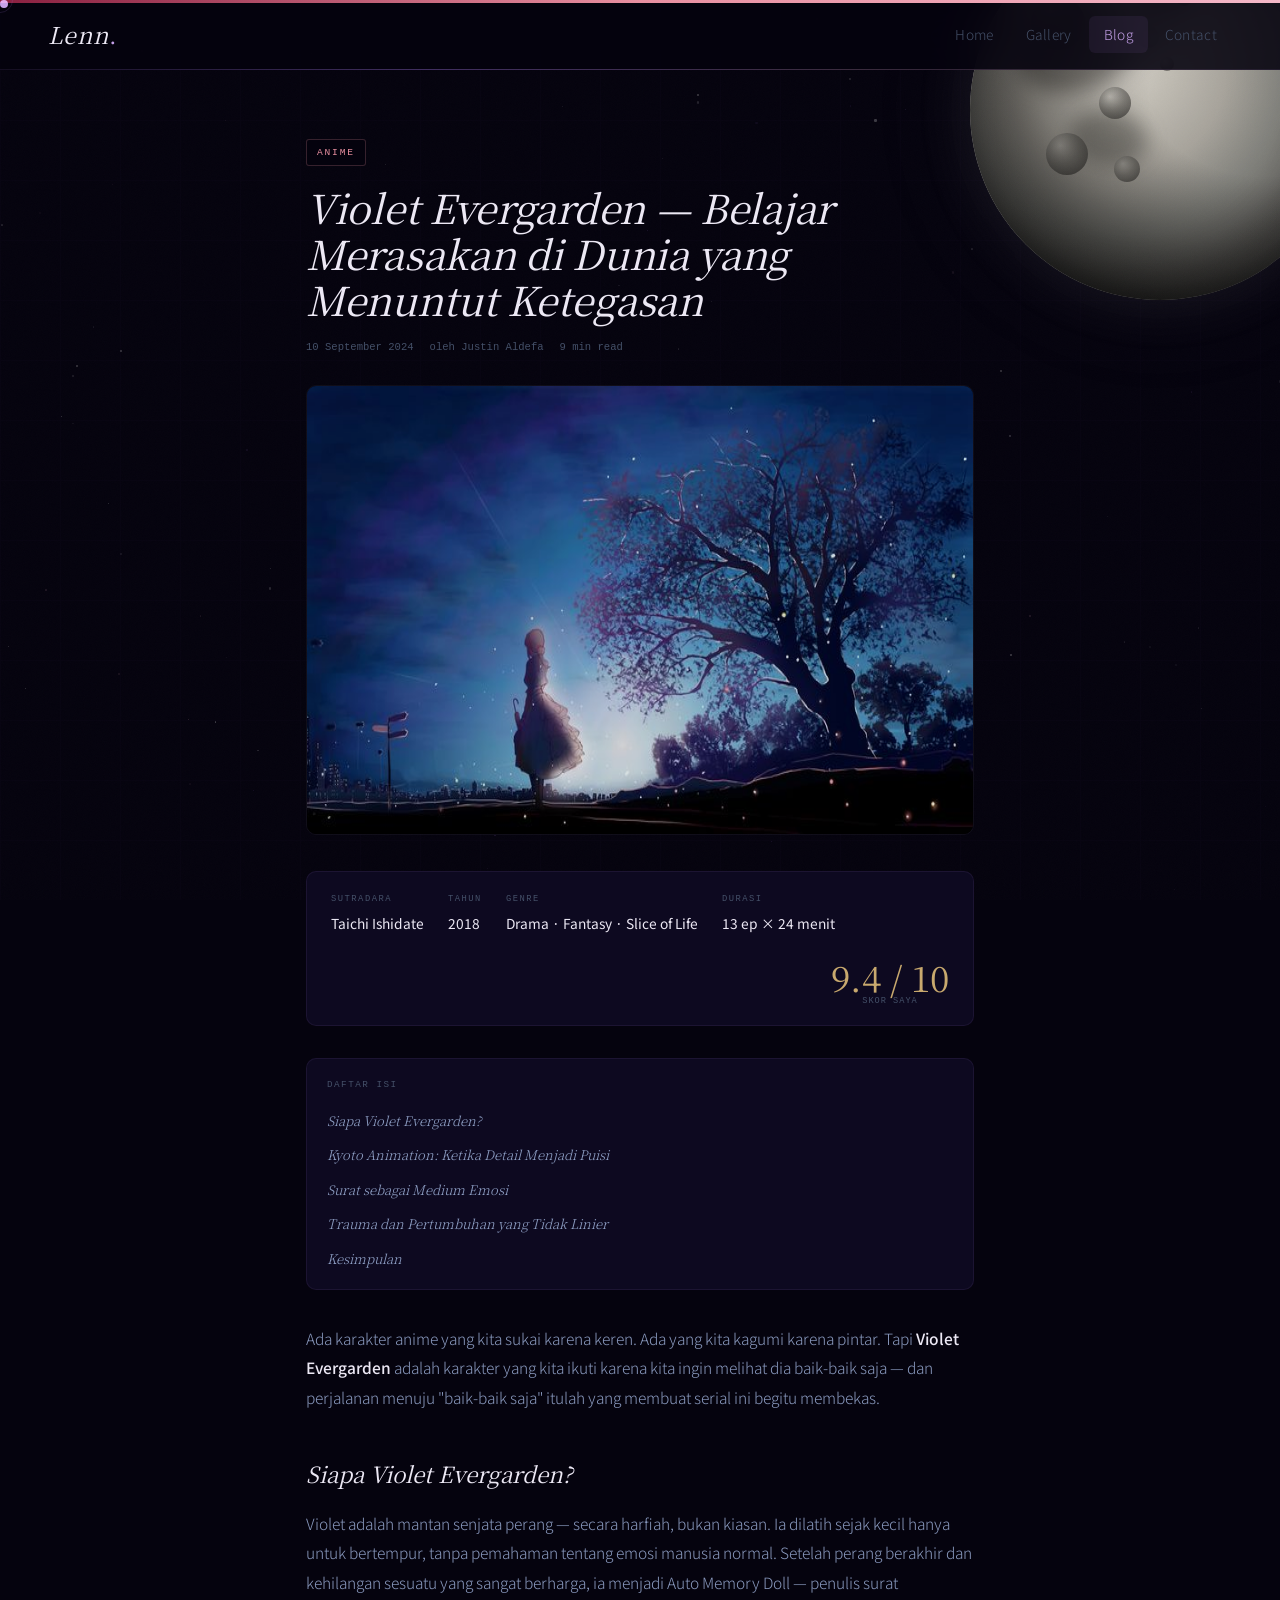
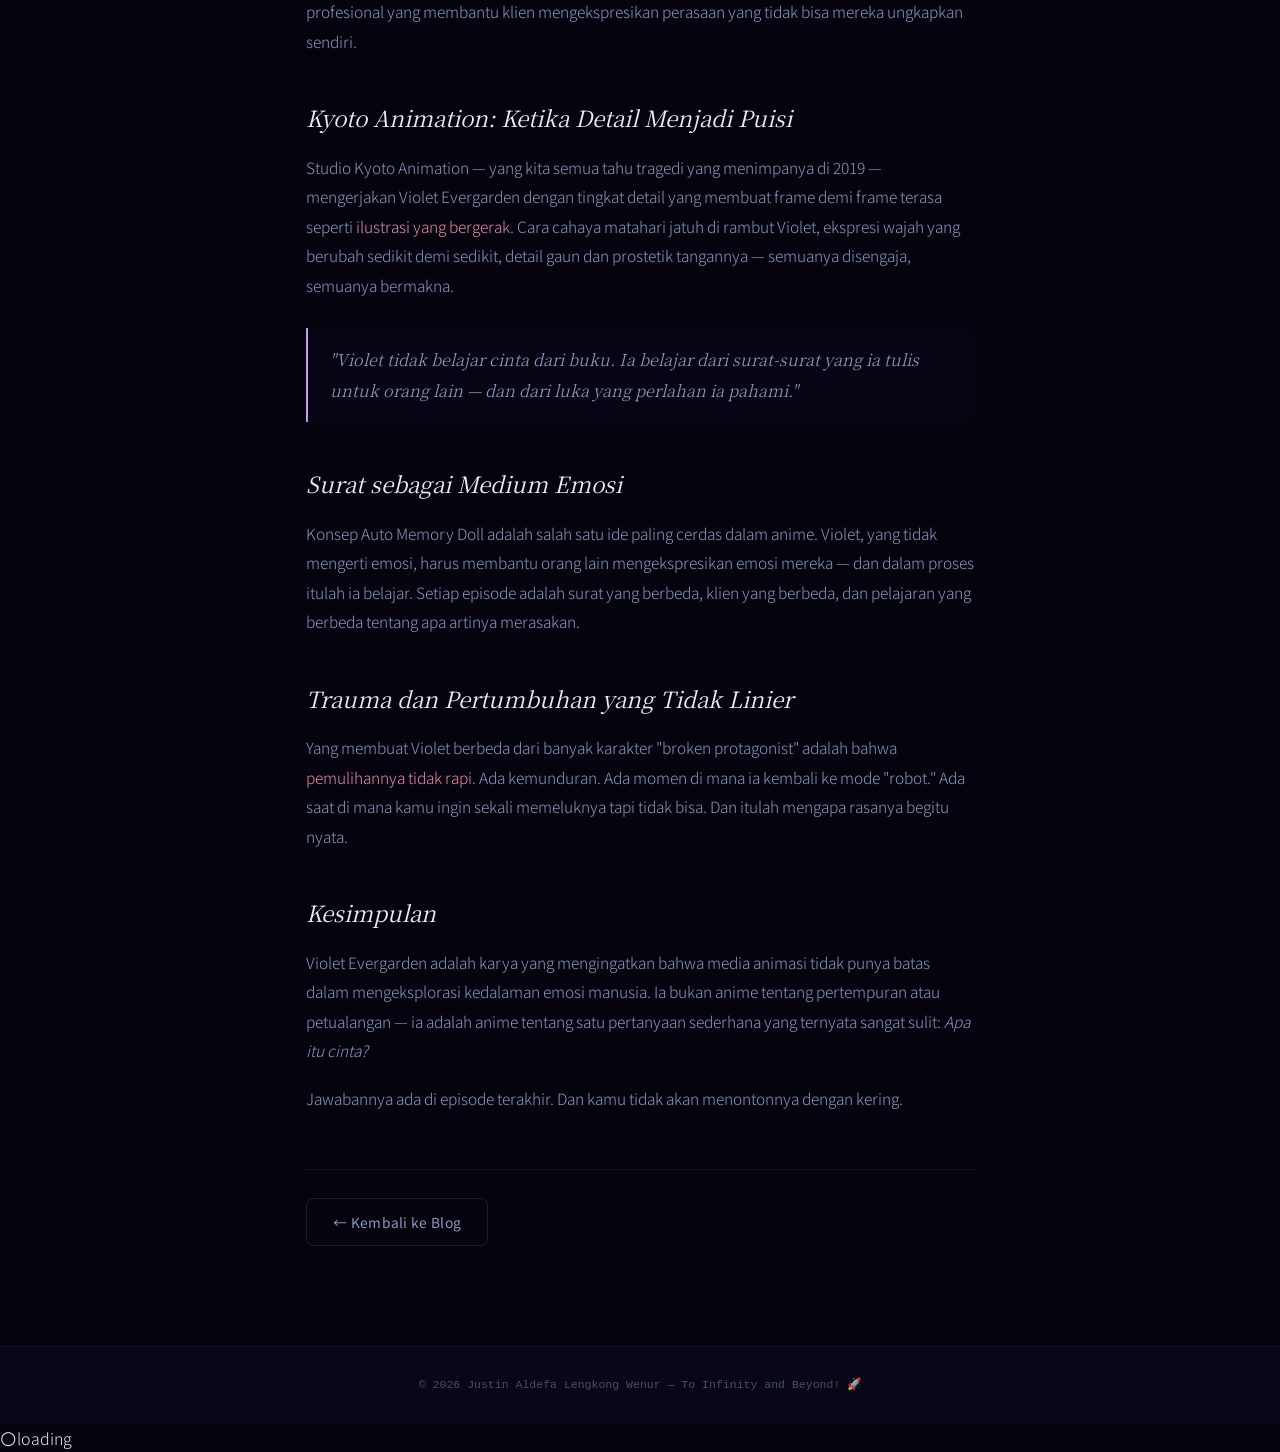
<file: artikel6.html>
<!DOCTYPE html>
<html lang="id">
<head>
  <meta charset="UTF-8"/><meta name="viewport" content="width=device-width, initial-scale=1.0"/>
  <title>Violet Evergarden — Belajar Merasakan di Dunia yang Menuntut Ketegasan — Justin Aldefa</title>
  <link rel="stylesheet" href="style.css"/>
</head>
<body class="theme-anime">
  <div class="cursor"></div><div class="cursor-ring"></div>
  <div class="stars"></div>
  <div class="jp-grid" aria-hidden="true"></div>
  <div class="moon-scene" aria-hidden="true"><div class="moon-disk"><div class="moon-mare"></div><div class="moon-mare"></div><div class="moon-mare"></div><div class="moon-crater"></div><div class="moon-crater"></div><div class="moon-crater"></div><div class="moon-crater"></div><div class="moon-crater"></div><div class="moon-crater"></div><div class="moon-crater"></div><div class="moon-halo"></div></div></div>
  <div class="article-theme-bar"></div>
  <div class="reading-progress"></div>
  <header class="navbar">
    <div class="navbar-cat-wrap">
      <canvas id="navbar-cat-canvas" width="90" height="28" aria-hidden="true"></canvas>
      <a href="index.html" class="logo">Lenn<span>.</span></a>
    </div>
    <nav class="nav-links"><a href="index.html">Home</a><a href="gallery.html">Gallery</a><a href="blog.html" class="active">Blog</a><a href="contact.html">Contact</a></nav>
  </header>
  <main>
    <article class="article-section" style="position:relative;z-index:1;">
      <div class="container--narrow">
        <header class="fade-up">
          <div class="article-tag"><span class="tag tag--anime">anime</span></div>
          <h1 class="article-title">Violet Evergarden — Belajar Merasakan di Dunia yang Menuntut Ketegasan</h1>
          <div class="article-meta">
            <time datetime="2024-09-10">10 September 2024</time>
            <span>oleh Justin Aldefa</span>
            <span>9 min read</span>
          </div>
          <img src="assets/violet.jpeg" alt="Violet Evergarden — Belajar Merasakan di Dunia yang Menuntut Ketegasan" class="article-hero-img" width="900" height="450"/>
        </header>
        <div class="review-meta-box fade-up fd1">
          <div class="review-meta-item"><span class="review-meta-label">Sutradara</span><span class="review-meta-value">Taichi Ishidate</span></div>
          <div class="review-meta-item"><span class="review-meta-label">Tahun</span><span class="review-meta-value">2018</span></div>
          <div class="review-meta-item"><span class="review-meta-label">Genre</span><span class="review-meta-value">Drama · Fantasy · Slice of Life</span></div>
          <div class="review-meta-item"><span class="review-meta-label">Durasi</span><span class="review-meta-value">13 ep × 24 menit</span></div>
          <div class="review-score-large">9.4 / 10<span>skor saya</span></div>
        </div>
        <nav class="article-toc fade-up fd2" aria-label="Daftar isi">
          <p class="article-toc-title">Daftar Isi</p>
          <ul><li><a href="#siapa">Siapa Violet Evergarden?</a></li><li><a href="#kyoani">Kyoto Animation: Ketika Detail Menjadi Puisi</a></li><li><a href="#surat">Surat sebagai Medium Emosi</a></li><li><a href="#trauma">Trauma dan Pertumbuhan yang Tidak Linier</a></li><li><a href="#kesimpulan">Kesimpulan</a></li></ul>
        </nav>
        <div class="article-body fade-up fd3">
          <p>Ada karakter anime yang kita sukai karena keren. Ada yang kita kagumi karena pintar. Tapi <strong>Violet Evergarden</strong> adalah karakter yang kita ikuti karena kita ingin melihat dia baik-baik saja — dan perjalanan menuju "baik-baik saja" itulah yang membuat serial ini begitu membekas.</p>

          <h2 id="siapa">Siapa Violet Evergarden?</h2>
          <p>Violet adalah mantan senjata perang — secara harfiah, bukan kiasan. Ia dilatih sejak kecil hanya untuk bertempur, tanpa pemahaman tentang emosi manusia normal. Setelah perang berakhir dan kehilangan sesuatu yang sangat berharga, ia menjadi Auto Memory Doll — penulis surat profesional yang membantu klien mengekspresikan perasaan yang tidak bisa mereka ungkapkan sendiri.</p>

          <h2 id="kyoani">Kyoto Animation: Ketika Detail Menjadi Puisi</h2>
          <p>Studio Kyoto Animation — yang kita semua tahu tragedi yang menimpanya di 2019 — mengerjakan Violet Evergarden dengan tingkat detail yang membuat frame demi frame terasa seperti <span class="article-highlight">ilustrasi yang bergerak</span>. Cara cahaya matahari jatuh di rambut Violet, ekspresi wajah yang berubah sedikit demi sedikit, detail gaun dan prostetik tangannya — semuanya disengaja, semuanya bermakna.</p>
          <blockquote>"Violet tidak belajar cinta dari buku. Ia belajar dari surat-surat yang ia tulis untuk orang lain — dan dari luka yang perlahan ia pahami."</blockquote>

          <h2 id="surat">Surat sebagai Medium Emosi</h2>
          <p>Konsep Auto Memory Doll adalah salah satu ide paling cerdas dalam anime. Violet, yang tidak mengerti emosi, harus membantu orang lain mengekspresikan emosi mereka — dan dalam proses itulah ia belajar. Setiap episode adalah surat yang berbeda, klien yang berbeda, dan pelajaran yang berbeda tentang apa artinya merasakan.</p>

          <h2 id="trauma">Trauma dan Pertumbuhan yang Tidak Linier</h2>
          <p>Yang membuat Violet berbeda dari banyak karakter "broken protagonist" adalah bahwa <span class="article-highlight">pemulihannya tidak rapi</span>. Ada kemunduran. Ada momen di mana ia kembali ke mode "robot." Ada saat di mana kamu ingin sekali memeluknya tapi tidak bisa. Dan itulah mengapa rasanya begitu nyata.</p>

          <h2 id="kesimpulan">Kesimpulan</h2>
          <p>Violet Evergarden adalah karya yang mengingatkan bahwa media animasi tidak punya batas dalam mengeksplorasi kedalaman emosi manusia. Ia bukan anime tentang pertempuran atau petualangan — ia adalah anime tentang satu pertanyaan sederhana yang ternyata sangat sulit: <em>Apa itu cinta?</em></p>
          <p>Jawabannya ada di episode terakhir. Dan kamu tidak akan menontonnya dengan kering.</p>
        </div>
        <div class="article-back fade-up">
          <a href="blog.html" class="btn btn-outline">&larr; Kembali ke Blog</a>
        </div>
      </div>
    </article>
  </main>
  <footer class="footer">&copy; 2026 Justin Aldefa Lengkong Wenur &mdash; To Infinity and Beyond! <span class="footer-emoji">🚀</span ></footer>
  <div class="moon-phase-widget"><span class="moon-phase-emoji">🌕</span><span class="moon-phase-label">loading</span></div>
  <canvas id="walking-cat-canvas" aria-hidden="true"></canvas>
  <div class="cat-speech-walk" aria-live="polite"></div>
  <a href="#" class="back-to-top" aria-label="Back to top">↑</a>
  <script src="script.js"></script>
</body>
</html>
</file>
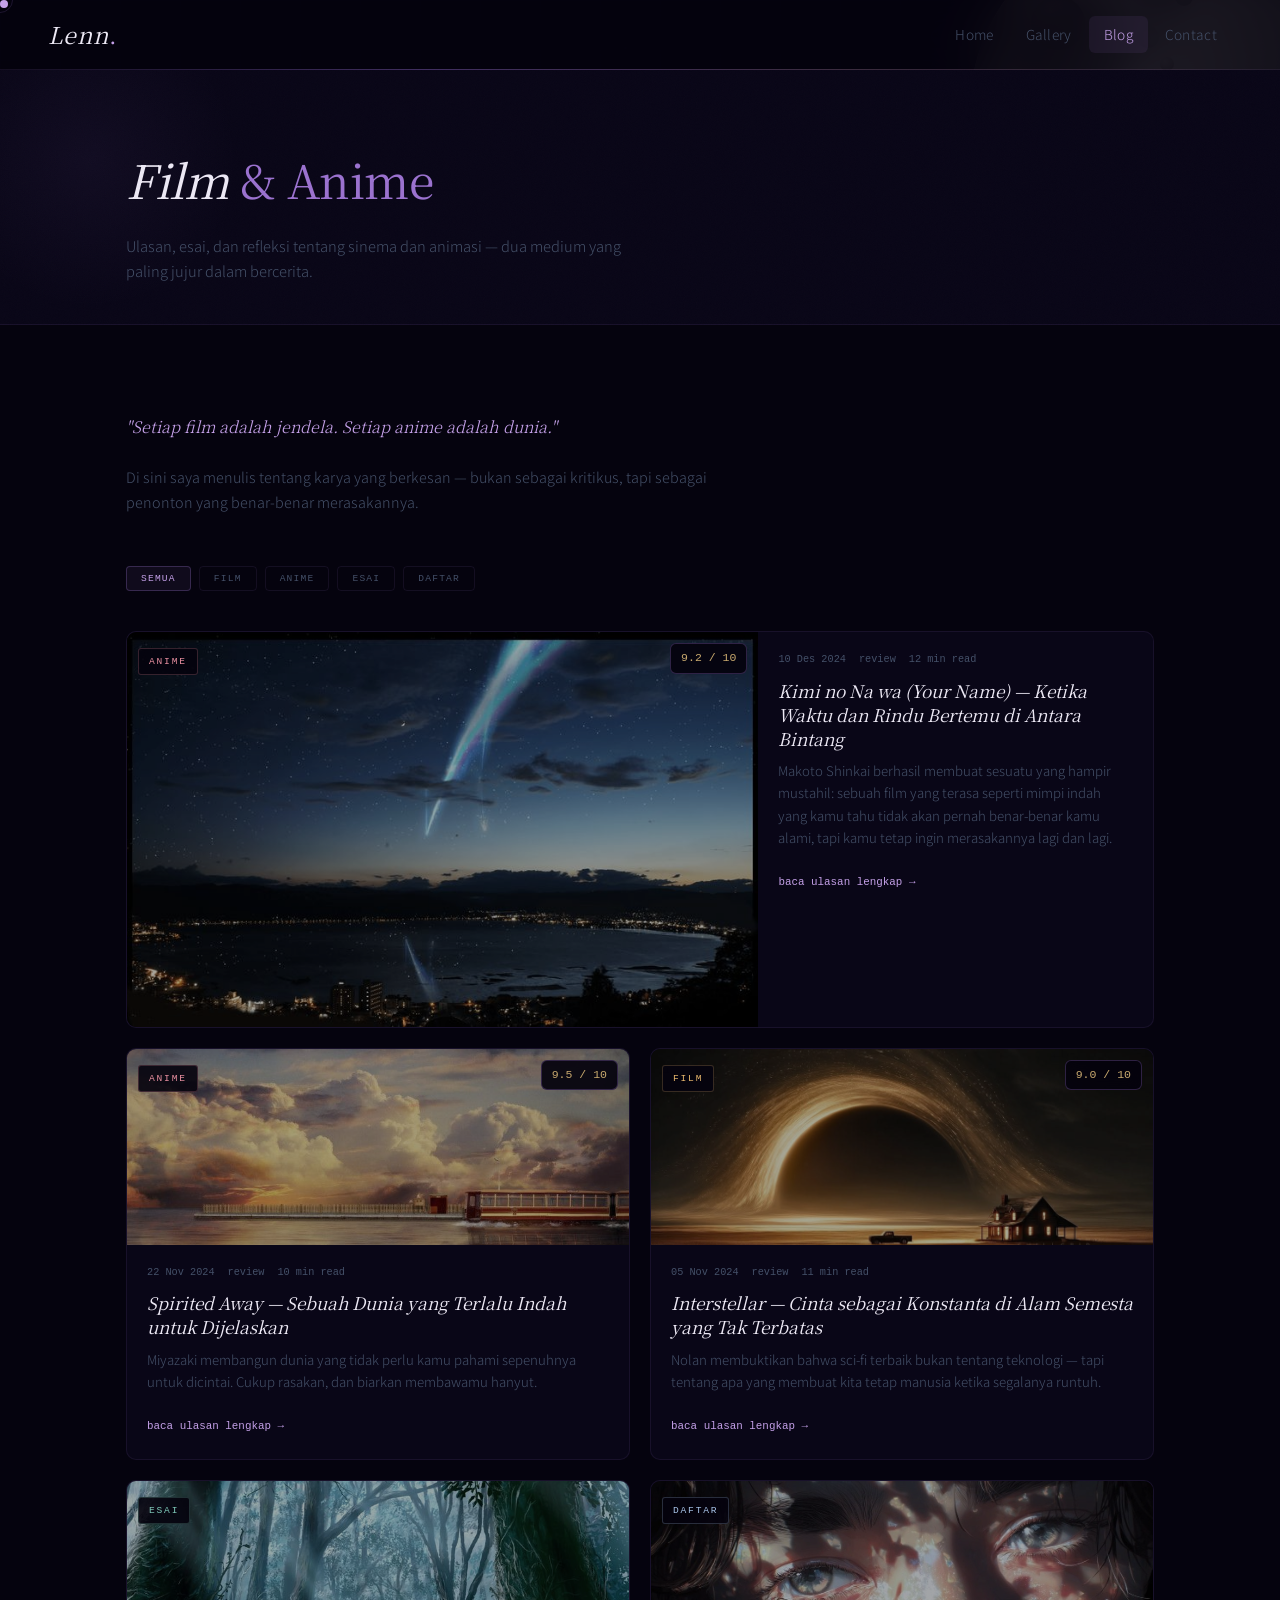
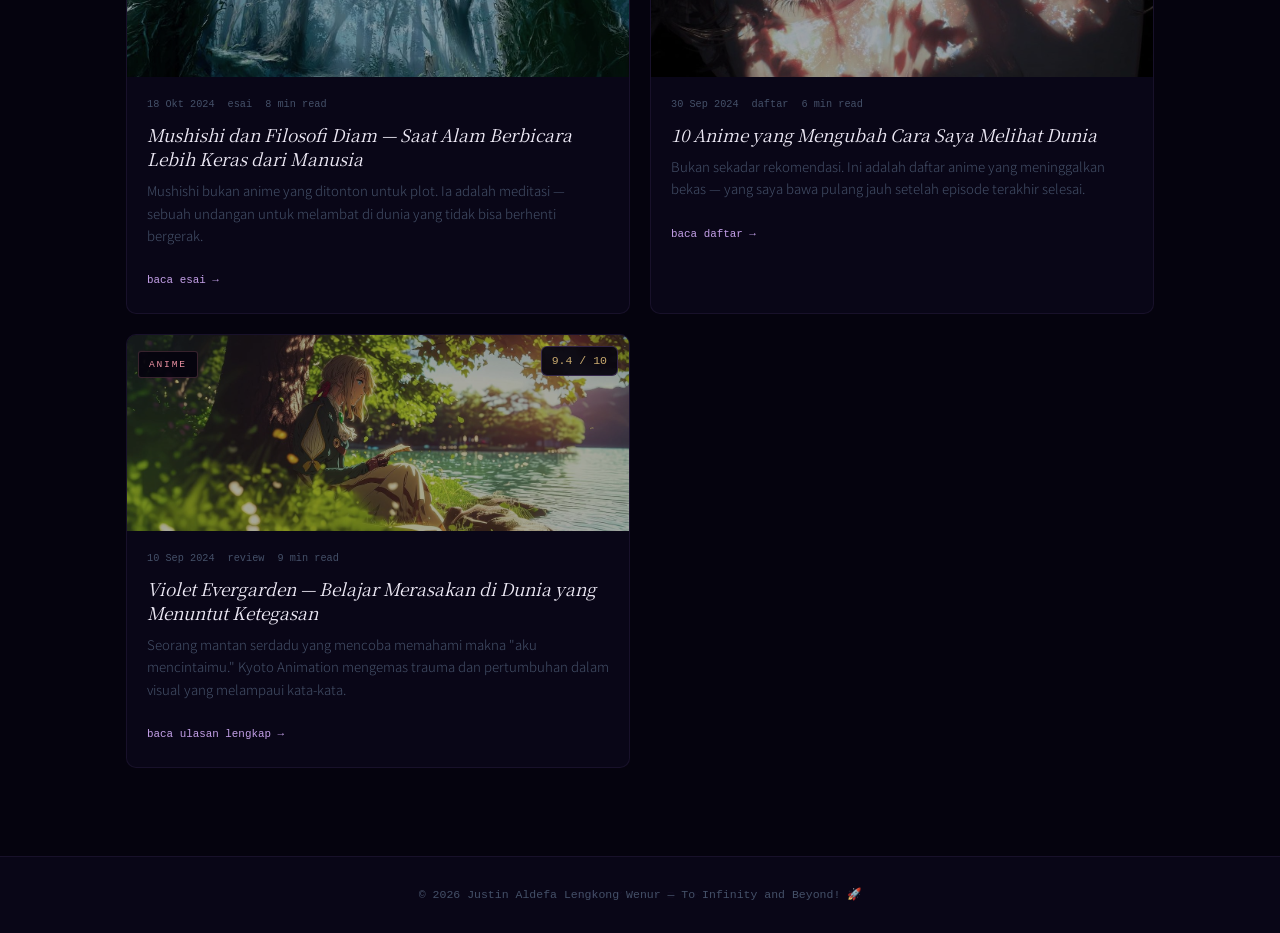
<file: blog.html>
<!DOCTYPE html>
<html lang="id">
<head>
  <meta charset="UTF-8" /><meta name="viewport" content="width=device-width, initial-scale=1.0" />
  <title>Blog — Justin Aldefa</title>
  <link rel="stylesheet" href="style.css" />
</head>
<body>
  <div class="cursor"></div><div class="cursor-ring"></div>
  <div class="stars"></div>
  <div class="jp-grid" aria-hidden="true"></div>
  <div class="moon-scene" aria-hidden="true"><div class="moon-disk"><div class="moon-mare"></div><div class="moon-mare"></div><div class="moon-mare"></div><div class="moon-crater"></div><div class="moon-crater"></div><div class="moon-crater"></div><div class="moon-crater"></div><div class="moon-crater"></div><div class="moon-crater"></div><div class="moon-crater"></div><div class="moon-halo"></div></div></div>

  <header class="navbar">
    <div class="navbar-cat-wrap">
      <canvas id="navbar-cat-canvas" width="90" height="28" aria-hidden="true"></canvas>
      <a href="index.html" class="logo">Lenn<span>.</a>
    </div>
    <nav class="nav-links">
      <a href="index.html">Home</a><a href="gallery.html">Gallery</a>
      <a href="blog.html" class="active">Blog</a><a href="contact.html">Contact</a>
    </nav>
  </header>

  <main>
    <section class="page-hero">
      <div class="container">
        <h1 class="fade-up">Film <span>&amp; Anime</span></h1>
        <p class="fade-up fd1">Ulasan, esai, dan refleksi tentang sinema dan animasi — dua medium yang paling jujur dalam bercerita.</p>
      </div>
    </section>

    <section class="blog-section" style="position:relative;z-index:1;">
      <div class="container">

        <p class="blog-intro fade-up">
          <em>"Setiap film adalah jendela. Setiap anime adalah dunia."</em><br><br>
          Di sini saya menulis tentang karya yang berkesan — bukan sebagai kritikus, tapi sebagai penonton yang benar-benar merasakannya.
        </p>

        <!-- Filter tabs -->
        <div class="blog-filters fade-up fd1">
          <button class="blog-filter active" data-filter="all">Semua</button>
          <button class="blog-filter" data-filter="film">Film</button>
          <button class="blog-filter" data-filter="anime">Anime</button>
          <button class="blog-filter" data-filter="essay">Esai</button>
          <button class="blog-filter" data-filter="list">Daftar</button>
        </div>

        <div class="blog-grid">

          <!-- FEATURED: Your Name review -->
          <article class="blog-card featured fade-up fd1" data-category="anime">
            <div class="blog-img-wrap">
              <img src="assets/kiminonawah.jpeg" alt="Your Name" loading="lazy"/>
                <span class="blog-img-tag"><span class="tag tag--anime">anime</span></span>
                <span class="blog-score">9.2 / 10</span>
            </div>
            <div class="blog-body">
              <div class="blog-meta">
                <time datetime="2024-12-10">10 Des 2024</time>
                <span>review</span>
                <span>12 min read</span>
              </div>
              <h2 class="blog-title"><a href="artikel1.html">Kimi no Na wa (Your Name) — Ketika Waktu dan Rindu Bertemu di Antara Bintang</a></h2>
              <p class="blog-excerpt">Makoto Shinkai berhasil membuat sesuatu yang hampir mustahil: sebuah film yang terasa seperti mimpi indah yang kamu tahu tidak akan pernah benar-benar kamu alami, tapi kamu tetap ingin merasakannya lagi dan lagi.</p>
              <a href="artikel1.html" class="blog-read-more">baca ulasan lengkap →</a>
            </div>
          </article>

          <!-- Spirited Away -->
          <article class="blog-card fade-up fd2" data-category="anime">
            <div class="blog-img-wrap">
              <img src="assets/spiritedaway.jpeg" alt="Spirited Away" loading="lazy"/>
              <span class="blog-img-tag"><span class="tag tag--anime">anime</span></span>
              <span class="blog-score">9.5 / 10</span>
            </div>
            <div class="blog-body">
              <div class="blog-meta"><time datetime="2024-11-22">22 Nov 2024</time><span>review</span><span>10 min read</span></div>
              <h2 class="blog-title"><a href="artikel2.html">Spirited Away — Sebuah Dunia yang Terlalu Indah untuk Dijelaskan</a></h2>
              <p class="blog-excerpt">Miyazaki membangun dunia yang tidak perlu kamu pahami sepenuhnya untuk dicintai. Cukup rasakan, dan biarkan membawamu hanyut.</p>
              <a href="artikel2.html" class="blog-read-more">baca ulasan lengkap →</a>
            </div>
          </article>

          <!-- Interstellar -->
          <article class="blog-card fade-up fd3" data-category="film">
            <div class="blog-img-wrap">
              <img src="assets/interstellar.jpeg" alt="Interstellar" loading="lazy"/>
              <span class="blog-img-tag"><span class="tag tag--film">film</span></span>
              <span class="blog-score">9.0 / 10</span>
            </div>
            <div class="blog-body">
              <div class="blog-meta"><time datetime="2024-11-05">05 Nov 2024</time><span>review</span><span>11 min read</span></div>
              <h2 class="blog-title"><a href="artikel3.html">Interstellar — Cinta sebagai Konstanta di Alam Semesta yang Tak Terbatas</a></h2>
              <p class="blog-excerpt">Nolan membuktikan bahwa sci-fi terbaik bukan tentang teknologi — tapi tentang apa yang membuat kita tetap manusia ketika segalanya runtuh.</p>
              <a href="artikel3.html" class="blog-read-more">baca ulasan lengkap →</a>
            </div>
          </article>

          <!-- Mushishi essay -->
          <article class="blog-card fade-up fd4" data-category="essay">
            <div class="blog-img-wrap">
              <img src="assets/mushishi.jpeg" alt="Mushishi" loading="lazy"/>
              <span class="blog-img-tag"><span class="tag tag--essay">esai</span></span>
            </div>
            <div class="blog-body">
              <div class="blog-meta"><time datetime="2024-10-18">18 Okt 2024</time><span>esai</span><span>8 min read</span></div>
              <h2 class="blog-title"><a href="artikel4.html">Mushishi dan Filosofi Diam — Saat Alam Berbicara Lebih Keras dari Manusia</a></h2>
              <p class="blog-excerpt">Mushishi bukan anime yang ditonton untuk plot. Ia adalah meditasi — sebuah undangan untuk melambat di dunia yang tidak bisa berhenti bergerak.</p>
              <a href="artikel4.html" class="blog-read-more">baca esai →</a>
            </div>
          </article>

          <!-- Top 10 Anime list -->
          <article class="blog-card fade-up fd5" data-category="list">
            <div class="blog-img-wrap">
              <img src="assets/animek.jpeg" alt="Anime list" loading="lazy"/>
              <span class="blog-img-tag"><span class="tag tag--list">daftar</span></span>
            </div>
            <div class="blog-body">
              <div class="blog-meta"><time datetime="2024-09-30">30 Sep 2024</time><span>daftar</span><span>6 min read</span></div>
              <h2 class="blog-title"><a href="artikel5.html">10 Anime yang Mengubah Cara Saya Melihat Dunia</a></h2>
              <p class="blog-excerpt">Bukan sekadar rekomendasi. Ini adalah daftar anime yang meninggalkan bekas — yang saya bawa pulang jauh setelah episode terakhir selesai.</p>
              <a href="artikel5.html" class="blog-read-more">baca daftar →</a>
            </div>
          </article>

          <!-- Violet Evergarden -->
          <article class="blog-card fade-up fd6" data-category="anime">
            <div class="blog-img-wrap">
              <img src="assets/violetevergarden.jpeg" alt="Violet Evergarden" loading="lazy"/>
              <span class="blog-img-tag"><span class="tag tag--anime">anime</span></span>
              <span class="blog-score">9.4 / 10</span>
            </div>
            <div class="blog-body">
              <div class="blog-meta"><time datetime="2024-09-10">10 Sep 2024</time><span>review</span><span>9 min read</span></div>
              <h2 class="blog-title"><a href="artikel6.html">Violet Evergarden — Belajar Merasakan di Dunia yang Menuntut Ketegasan</a></h2>
              <p class="blog-excerpt">Seorang mantan serdadu yang mencoba memahami makna "aku mencintaimu." Kyoto Animation mengemas trauma dan pertumbuhan dalam visual yang melampaui kata-kata.</p>
              <a href="artikel6.html" class="blog-read-more">baca ulasan lengkap →</a>
            </div>
          </article>

        </div>
      </div>
    </section>
  </main>

  <footer class="footer">&copy; 2026 Justin Aldefa Lengkong Wenur &mdash; To Infinity and Beyond! <span class="footer-emoji">🚀</span ></footer>
 
  <script src="script.js"></script>
</body>
</html>
</file>
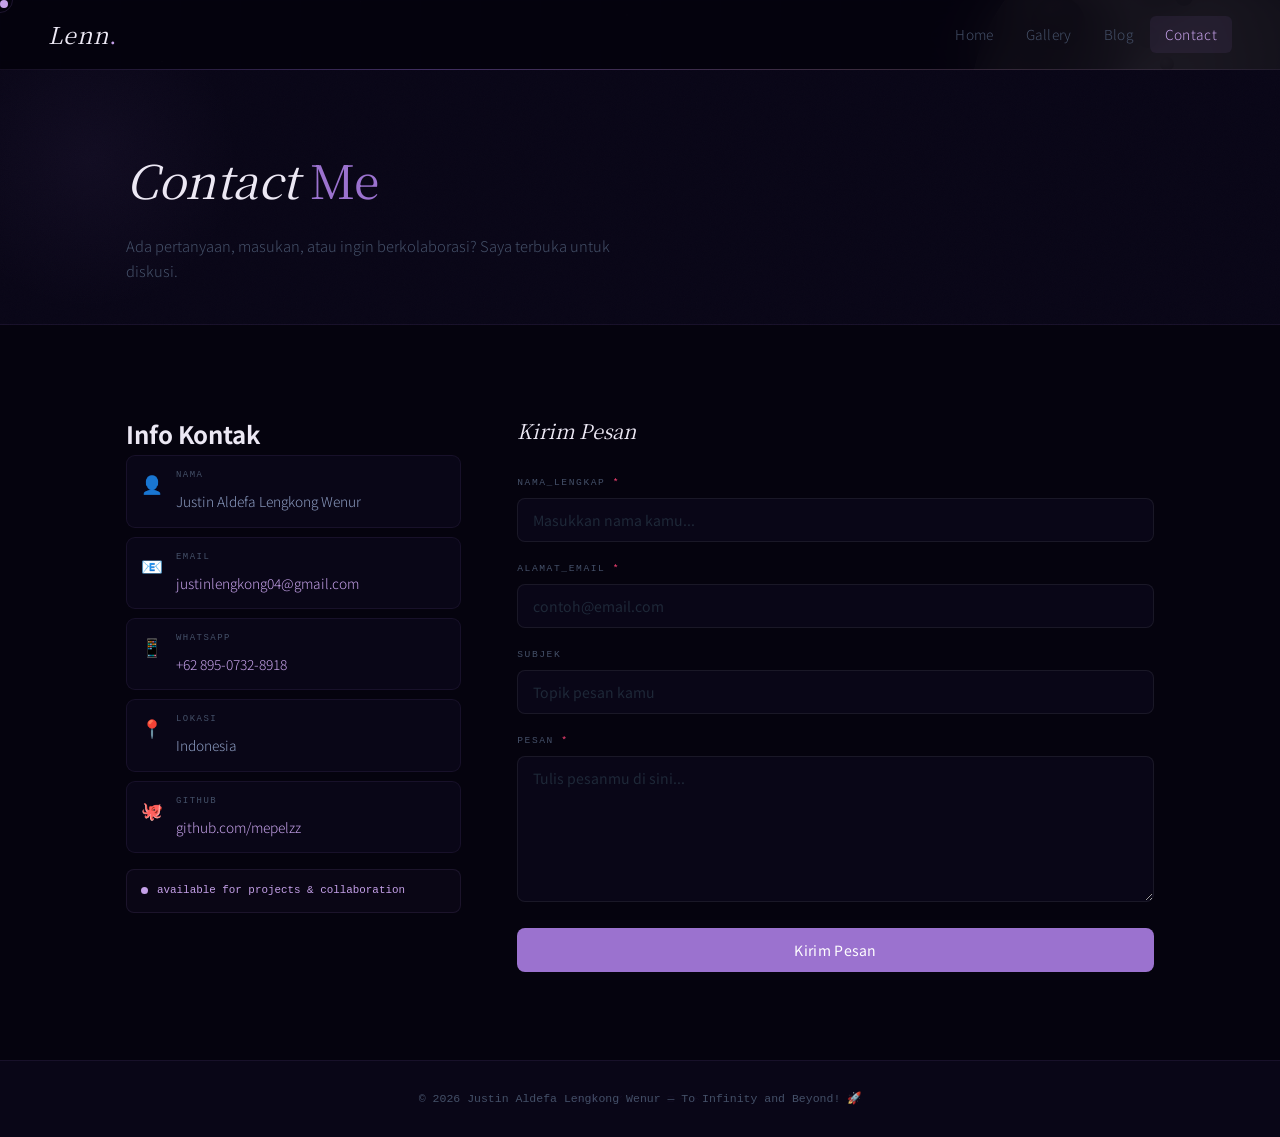
<file: contact.html>
<!DOCTYPE html>
<html lang="id">
<head>
  <meta charset="UTF-8" /><meta name="viewport" content="width=device-width, initial-scale=1.0" />
  <title>Contact — Justin Aldefa</title>
  <link rel="stylesheet" href="style.css" />
</head>
<body>
  <div class="cursor"></div><div class="cursor-ring"></div>
  <div class="stars"></div>
  <div class="jp-grid" aria-hidden="true"></div>
  <div class="moon-scene" aria-hidden="true"><div class="moon-disk"><div class="moon-mare"></div><div class="moon-mare"></div><div class="moon-mare"></div><div class="moon-crater"></div><div class="moon-crater"></div><div class="moon-crater"></div><div class="moon-crater"></div><div class="moon-crater"></div><div class="moon-crater"></div><div class="moon-crater"></div><div class="moon-halo"></div></div></div>

  <header class="navbar">
    <div class="navbar-cat-wrap">
      <canvas id="navbar-cat-canvas" width="90" height="28" aria-hidden="true"></canvas>
      <a href="index.html" class="logo">Lenn<span>.</span></a>
    </div>
    <nav class="nav-links">
      <a href="index.html">Home</a><a href="gallery.html">Gallery</a>
      <a href="blog.html">Blog</a><a href="contact.html" class="active">Contact</a>
    </nav>
  </header>

  <main>
    <section class="page-hero">
      <div class="container">
        <h1 class="fade-up">Contact <span>Me</span></h1>
        <p class="fade-up fd1">Ada pertanyaan, masukan, atau ingin berkolaborasi? Saya terbuka untuk diskusi.</p>
      </div>
    </section>
    <section class="contact-section" style="position:relative;z-index:1;">
      <div class="container">
        <div class="contact-grid">
          <aside class="fade-up">
            <h2>Info Kontak</h2>
            <ul class="contact-list">
              <li class="contact-item"><span class="contact-icon">👤</span><div><span class="contact-label">nama</span><span class="contact-value">Justin Aldefa Lengkong Wenur</span></div></li>
              <li class="contact-item"><span class="contact-icon">📧</span><div><span class="contact-label">email</span><span class="contact-value"><a href="mailto:email.kamu@gmail.com"><span class="__cf_email__" data-cfemail="563c2325223f383a3338313d393831666216313b373f3a7835393b">justinlengkong04@gmail.com</span></a></span></div></li>
              <li class="contact-item"><span class="contact-icon">📱</span><div><span class="contact-label">whatsapp</span><span class="contact-value"><a href="https://wa.me/6289507328918" target="_blank" rel="noopener">+62 895-0732-8918</a></span></div></li>
              <li class="contact-item"><span class="contact-icon">📍</span><div><span class="contact-label">lokasi</span><span class="contact-value">Indonesia</span></div></li>
              <li class="contact-item"><span class="contact-icon">🐙</span><div><span class="contact-label">github</span><span class="contact-value"><a href="https://github.com/mepelzz" target="_blank" rel="noopener">github.com/mepelzz</a></span></div></li>
            </ul>
            <div class="contact-avail"><span class="avail-dot"></span>available for projects &amp; collaboration</div>
          </aside>
          <div class="contact-form-wrap fade-up fd2">
            <h2>Kirim Pesan</h2>
            <form class="contact-form" novalidate>
              <div class="form-group"><label class="form-label" for="name">nama_lengkap <span class="req">*</span></label><input class="form-input" type="text" id="name" name="name" placeholder="Masukkan nama kamu..." required/></div>
              <div class="form-group"><label class="form-label" for="email">alamat_email <span class="req">*</span></label><input class="form-input" type="email" id="email" name="email" placeholder="contoh@email.com" required/></div>
              <div class="form-group"><label class="form-label" for="subject">subjek</label><input class="form-input" type="text" id="subject" name="subject" placeholder="Topik pesan kamu"/></div>
              <div class="form-group"><label class="form-label" for="message">pesan <span class="req">*</span></label><textarea class="form-textarea" id="message" name="message" rows="6" placeholder="Tulis pesanmu di sini..." required></textarea></div>
              <button type="submit" class="btn-submit">Kirim Pesan</button>
              <div class="form-success">🐾 Pesan terkirim! Saya akan segera membalas.</div>
            </form>
          </div>
        </div>
      </div>
    </section>
  </main>

  <footer class="footer">&copy; 2026 Justin Aldefa Lengkong Wenur &mdash; To Infinity and Beyond! <span class="footer-emoji">🚀</span ></footer>


  <script src="script.js"></script>
  

<div class="modal-overlay" id="success-modal">
  <div class="modal-content">
    <div class="modal-icon">🌕✨</div>
    <h3>Pesan Terkirim!</h3>
    <p>Terima kasih. Pesanmu telah melintasi ruang dan waktu, saya akan segera membalasnya.</p>
    <button class="btn-submit" id="close-modal" style="margin-top: 10px;">Tutup</button>
  </div>
</div>
</body>
</html>
</file>
<file: style.css>
/* =============================================
   LENN. — Portfolio by Justin Aldefa
   Anime Aesthetic × Dark Moon
   Inspired by: Your Name, Violet Evergarden,
   Mushishi — atmospheric, moody, refined
   ============================================= */

@import url('https://fonts.googleapis.com/css2?family=Noto+Serif+JP:wght@300;400;500;700&family=Noto+Sans+JP:wght@300;400;500;700&display=swap');

:root {
  /* Dark base */
  --bg-deep:    #03020a;
  --bg-dark:    #05030e;
  --bg-mid:     #090617;
  --bg-card:    #0d0920;
  --bg-glass:   rgba(9,6,23,0.75);

  /* Accent — refined indigo-violet, not neon */
  --accent:     #9b72cf;
  --accent-dim: #6d4fa0;
  --accent-soft:#c4a0e8;
  --accent-pale:#e8d8f8;
  --accent-warm:#d4a0b0; /* sakura-adjacent blush */
  --gold:       #c8a96e;  /* anime key-art gold */

  /* Text */
  --text-hi:    #ece8f4;
  --text-mid:   #8a9abf;
  --text-lo:    #445068;
  --text-faint: #1e2838;

  /* Borders */
  --border:     rgba(155,114,207,0.1);
  --border-hi:  rgba(155,114,207,0.28);
  --border-warm:rgba(212,160,176,0.18);

  /* Effects */
  --shadow:     0 20px 60px rgba(0,0,0,0.7);
  --glow-soft:  0 0 40px rgba(155,114,207,0.15);

  /* Geometry */
  --radius:     10px;
  --tr:         0.28s cubic-bezier(0.4,0,0.2,1);

  /* Fonts */
  --font:       'Noto Sans JP', 'Segoe UI', system-ui, sans-serif;
  --serif:      'Noto Serif JP', Georgia, 'Times New Roman', serif;
  --mono:       'Consolas', 'SF Mono', 'Courier New', monospace;
}

*, *::before, *::after { box-sizing: border-box; margin: 0; padding: 0; }
html { scroll-behavior: smooth; }
body {
  background: var(--bg-dark);
  color: var(--text-hi);
  font-family: var(--font);
  font-weight: 300;
  line-height: 1.78;
  min-height: 100vh;
  overflow-x: hidden;
  cursor: none;
}

/* ─── Grain texture overlay (subtle, gives depth) ─── */
body::before {
  content: '';
  position: fixed; inset: 0; z-index: 1;
  pointer-events: none;
  background-image: url("data:image/svg+xml,%3Csvg viewBox='0 0 256 256' xmlns='http://www.w3.org/2000/svg'%3E%3Cfilter id='n'%3E%3CfeTurbulence type='fractalNoise' baseFrequency='0.9' numOctaves='4' stitchTiles='stitch'/%3E%3C/filter%3E%3Crect width='100%25' height='100%25' filter='url(%23n)' opacity='0.04'/%3E%3C/svg%3E");
  background-size: 200px 200px;
  opacity: 0.45;
}

/* ─── Custom Cursor ─── */
.cursor {
  width: 8px; height: 8px;
  background: var(--accent-soft);
  border-radius: 50%; position: fixed; top: 0; left: 0;
  pointer-events: none; z-index: 9999; mix-blend-mode: screen;
  transition: transform 0.1s ease;
}
.cursor-ring {
  width: 26px; height: 26px;
  border: 1px solid rgba(155,114,207,0.35);
  border-radius: 50%; position: fixed; top: 0; left: 0;
  pointer-events: none; z-index: 9998; opacity: 0.5;
  transition: width .2s, height .2s, border-color .2s, opacity .2s;
}
.cursor.hover  { transform: scale(2.2); }
.cursor-ring.hover { width: 44px; height: 44px; border-color: var(--accent); opacity: 0.9; }

/* ─── Scrollbar ─── */
::-webkit-scrollbar { width: 3px; }
::-webkit-scrollbar-track { background: var(--bg-deep); }
::-webkit-scrollbar-thumb { background: var(--accent-dim); border-radius: 3px; }

/* ══════════════════════════════════════════
   MOON — realistic greyscale, atmospheric
   ══════════════════════════════════════════ */
.moon-scene {
  position: fixed; top: -80px; right: -70px;
  width: 380px; height: 380px;
  pointer-events: none; z-index: 0;
  animation: moonFloat 22s ease-in-out infinite;
}
@keyframes moonFloat {
  0%,100% { transform: translateY(0); }
  45%     { transform: translateY(16px) rotate(0.6deg); }
  72%     { transform: translateY(-9px) rotate(-0.4deg); }
}
.moon-disk {
  width: 100%; height: 100%; border-radius: 50%;
  position: relative; overflow: hidden;
  background: radial-gradient(ellipse at 38% 36%,
    #d8d4cc 0%, #bfbbb2 18%, #a8a49c 34%,
    #90908a 52%, #787672 70%, #606060 88%, #484848 100%);
  box-shadow:
    inset -20px -16px 40px rgba(0,0,0,0.45),
    inset 8px 10px 24px rgba(255,255,255,0.12),
    0 0 60px rgba(200,196,188,0.1),
    0 0 140px rgba(180,176,168,0.05);
}
.moon-disk::before {
  content: ''; position: absolute; inset: 0; border-radius: 50%;
  background: radial-gradient(circle at 42% 40%,
    transparent 30%, rgba(0,0,0,0.18) 60%, rgba(0,0,0,0.52) 100%);
}
.moon-disk::after {
  content: ''; position: absolute; inset: 0; border-radius: 50%;
  background: radial-gradient(ellipse at 78% 46%,
    transparent 28%, rgba(0,0,0,0.28) 50%, rgba(0,0,0,0.72) 82%);
}
.moon-mare {
  position: absolute; border-radius: 50%; filter: blur(10px);
}
.moon-mare:nth-child(1){ width:120px;height:80px;top:24%;left:12%;background:rgba(30,28,26,0.42);transform:rotate(-14deg); }
.moon-mare:nth-child(2){ width:78px;height:56px;top:50%;left:26%;background:rgba(28,26,24,0.35);transform:rotate(10deg); }
.moon-mare:nth-child(3){ width:52px;height:36px;top:18%;left:44%;background:rgba(32,30,28,0.3);transform:rotate(-6deg); }
.moon-crater { position: absolute; border-radius: 50%; }
.moon-crater:nth-child(4)  { width:54px;height:54px;top:20%;left:16%;background:radial-gradient(circle at 34% 30%,rgba(255,255,255,0.12) 0%,rgba(90,88,84,0.6) 45%,rgba(40,38,36,0.8) 100%); }
.moon-crater:nth-child(5)  { width:32px;height:32px;top:44%;left:34%;background:radial-gradient(circle at 34% 30%,rgba(255,255,255,0.1) 0%,rgba(80,78,74,0.5) 45%,rgba(35,33,31,0.7) 100%); }
.moon-crater:nth-child(6)  { width:22px;height:22px;top:28%;left:44%;background:radial-gradient(circle at 34% 30%,rgba(255,255,255,0.1) 0%,rgba(80,78,74,0.5) 45%,rgba(35,33,31,0.7) 100%); }
.moon-crater:nth-child(7)  { width:42px;height:42px;top:56%;left:20%;background:radial-gradient(circle at 34% 30%,rgba(255,255,255,0.11) 0%,rgba(85,83,79,0.55) 45%,rgba(38,36,34,0.75) 100%); }
.moon-crater:nth-child(8)  { width:18px;height:18px;top:18%;left:54%;background:radial-gradient(circle at 34% 30%,rgba(255,255,255,0.09) 0%,rgba(80,78,74,0.5) 45%,rgba(35,33,31,0.7) 100%); }
.moon-crater:nth-child(9)  { width:26px;height:26px;top:62%;left:38%;background:radial-gradient(circle at 34% 30%,rgba(255,255,255,0.1) 0%,rgba(80,78,74,0.5) 45%,rgba(35,33,31,0.7) 100%); }
.moon-crater:nth-child(10) { width:14px;height:14px;top:36%;left:50%;background:radial-gradient(circle at 34% 30%,rgba(255,255,255,0.08) 0%,rgba(80,78,74,0.45) 45%,rgba(35,33,31,0.65) 100%); }
.moon-halo {
  position: absolute; inset: -22px; border-radius: 50%;
  background: radial-gradient(circle, transparent 48%, rgba(210,206,198,0.07) 58%, transparent 74%);
  animation: haloBreath 12s ease-in-out infinite;
}
@keyframes haloBreath { 0%,100%{opacity:0.5} 50%{opacity:0.9} }

/* ─── Firefly particles (replaces plain stars — more anime atmosphere) ─── */
.stars { position: fixed; inset: 0; pointer-events: none; z-index: 0; overflow: hidden; }
.star  {
  position: absolute; border-radius: 50%;
  animation: starTwinkle var(--dur,3s) ease-in-out infinite var(--delay,0s);
}
@keyframes starTwinkle { 0%,100%{opacity:0.06;transform:scale(1)} 50%{opacity:0.85;transform:scale(1.4)} }

/* ══════════════════════════════════════════
   ANIME DECORATIVE ELEMENTS
   ══════════════════════════════════════════ */

/* Floating sakura petals */
.petal {
  position: fixed; pointer-events: none; z-index: 1;
  width: 8px; height: 8px;
  background: radial-gradient(ellipse at 40% 30%, rgba(240,180,195,0.9), rgba(200,140,160,0.4));
  border-radius: 0 70% 0 70%;
  animation: petalFall linear infinite;
  opacity: 0;
}
@keyframes petalFall {
  0%   { transform: translateY(-10px) rotate(0deg); opacity: 0; }
  5%   { opacity: 0.7; }
  95%  { opacity: 0.4; }
  100% { transform: translateY(110vh) rotate(720deg); opacity: 0; }
}

/* Ink brush decorative lines */
.ink-line {
  position: fixed; pointer-events: none; z-index: 0;
  height: 1px; background: linear-gradient(90deg, transparent, rgba(155,114,207,0.08), transparent);
  width: 100%;
}
.ink-line:nth-child(1){ top: 30%; }
.ink-line:nth-child(2){ top: 65%; transform: rotate(-0.5deg); }

/* Japanese grid pattern — subtle background */
.jp-grid {
  position: fixed; inset: 0; pointer-events: none; z-index: 0; opacity: 0.02;
  background-image:
    linear-gradient(rgba(155,114,207,1) 1px, transparent 1px),
    linear-gradient(90deg, rgba(155,114,207,1) 1px, transparent 1px);
  background-size: 60px 60px;
}

/* ══════════════════════════════════════════
   NAVBAR CAT
   ══════════════════════════════════════════ */
.navbar-cat-wrap {
  position: relative;
  display: flex; flex-direction: column; align-items: flex-start;
}
#navbar-cat-canvas {
  position: absolute; bottom: 100%; left: -8px;
  width: 90px; height: 28px;
  pointer-events: none; display: block;
}

/* ─── Navbar ─── */
.navbar {
  position: sticky; top: 0; z-index: 100;
  display: flex; align-items: center; justify-content: space-between;
  padding: 14px 48px;
  background: rgba(5,3,14,0.88);
  border-bottom: 1px solid var(--border);
  backdrop-filter: blur(20px);
  /* thin anime-style accent line */
}
.navbar::after {
  content: '';
  position: absolute; bottom: -1px; left: 0; right: 0; height: 1px;
  background: linear-gradient(90deg, transparent, var(--accent-dim), rgba(212,160,176,0.4), transparent);
  opacity: 0.5;
}
.logo {
  font-family: var(--serif); font-size: 1.45rem; font-weight: 400;
  color: var(--text-hi); letter-spacing: 1px;
  text-decoration: none; font-style: italic;
  position: relative;
}
.logo span { color: var(--accent-soft); font-style: normal; }
/* Small JP character under logo for atmosphere */
.logo-sub {
  display: block; font-family: var(--font); font-size: 0.48rem; font-style: normal;
  color: var(--text-lo); letter-spacing: 3px; text-transform: uppercase;
  margin-top: 1px; font-weight: 300;
}
.nav-links { display: flex; gap: 2px; align-items: center; }
.nav-links a {
  color: var(--text-lo); text-decoration: none;
  font-weight: 300; font-size: 0.86rem;
  padding: 6px 15px; border-radius: 6px;
  letter-spacing: 0.3px;
  transition: color var(--tr), background var(--tr);
}
.nav-links a:hover { color: var(--text-hi); background: rgba(155,114,207,0.07); }
.nav-links a.active {
  color: var(--accent-soft);
  background: rgba(155,114,207,0.09);
}
.navbar-shadow { box-shadow: 0 4px 28px rgba(0,0,0,0.55); }

/* ─── Page Hero ─── */
.page-hero {
  background: var(--bg-mid); padding: 68px 0 40px;
  border-bottom: 1px solid var(--border); position: relative; overflow: hidden;
}
.page-hero::before {
  content: ''; position: absolute; top: -60px; left: -60px;
  width: 300px; height: 300px;
  background: radial-gradient(circle, rgba(155,114,207,0.06) 0%, transparent 70%);
  pointer-events: none;
}
.page-hero .container { position: relative; z-index: 1; }
.page-hero h1 {
  font-family: var(--serif); font-size: 2.9rem; font-weight: 400;
  letter-spacing: -0.5px; color: var(--text-hi); margin-bottom: 12px;
  font-style: italic;
}
.page-hero h1 span { color: var(--accent); font-style: normal; }
.page-hero p { color: var(--text-lo); font-size: 0.92rem; max-width: 500px; line-height: 1.72; }

/* ─── Containers ─── */
.container        { max-width: 1100px; margin: 0 auto; padding: 0 36px; }
.container--narrow{ max-width: 740px;  margin: 0 auto; padding: 0 36px; }

/* ─── Section heading ─── */
.section-heading { display: flex; align-items: center; gap: 16px; margin-bottom: 52px; }
.section-heading h2 {
  font-family: var(--serif); font-size: 1.85rem; font-weight: 400;
  color: var(--text-hi); letter-spacing: 0.3px; font-style: italic;
}
.heading-bar {
  width: 3px; height: 1.4em;
  background: linear-gradient(to bottom, var(--accent-soft), var(--accent-dim));
  border-radius: 2px; flex-shrink: 0;
}

/* ─── Footer ─── */
.footer {
  background: var(--bg-mid); border-top: 1px solid var(--border);
  padding: 28px 24px; text-align: center;
  color: var(--text-lo); font-family: var(--mono); font-size: 0.72rem;
  position: relative;
}
.footer::before {
  content: '映画・アニメ・コード'; position: absolute; top: 50%; left: 50%; transform: translate(-50%,-50%);
  font-family: var(--font); font-size: 0.55rem; color: rgba(155,114,207,0.08);
  letter-spacing: 4px; pointer-events: none;
}

/* ─── Tags ─── */
.tag {
  display: inline-block; background: rgba(5,3,14,0.9);
  color: var(--accent-soft); font-family: var(--mono);
  font-size: 0.6rem; text-transform: uppercase; letter-spacing: 1.8px;
  padding: 4px 10px; border-radius: 3px; border: 1px solid rgba(155,114,207,0.2);
}
/* Film/anime specific tags */
.tag--film   { color: #e8b86d; border-color: rgba(232,184,109,0.22); }
.tag--anime  { color: #e88fa0; border-color: rgba(232,143,160,0.22); }
.tag--review { color: var(--accent-soft); border-color: var(--border-hi); }
.tag--essay  { color: #7ec8b8; border-color: rgba(126,200,184,0.22); }
.tag--list   { color: #a8c4e8; border-color: rgba(168,196,232,0.22); }
/* Legacy tech tags */
.tag--blue   { color: #60a5fa; border-color: rgba(96,165,250,0.2); }
.tag--teal   { color: #2dd4bf; border-color: rgba(45,212,191,0.2); }
.tag--amber  { color: #fbbf24; border-color: rgba(251,191,36,0.2); }
.tag--green  { color: #4ade80; border-color: rgba(74,222,128,0.2); }
.tag--pink   { color: #f472b6; border-color: rgba(244,114,182,0.2); }

/* ─── Buttons ─── */
.btn {
  display: inline-block; padding: 11px 26px; border-radius: 7px;
  font-weight: 400; font-size: 0.86rem; text-decoration: none;
  cursor: pointer; transition: all var(--tr); border: none;
  font-family: var(--font); letter-spacing: 0.3px;
}
.btn-primary { background: var(--accent); color: #fff; }
.btn-primary:hover { background: var(--accent-soft); transform: translateY(-2px); box-shadow: 0 8px 24px rgba(155,114,207,0.4); }
.btn-outline { background: transparent; color: var(--text-mid); border: 1px solid rgba(255,255,255,0.1); }
.btn-outline:hover { color: var(--text-hi); border-color: var(--border-hi); transform: translateY(-2px); }

/* Fade-up */
.fade-up { opacity: 0; transform: translateY(22px); transition: opacity 0.7s ease, transform 0.7s ease; }
.fade-up.visible { opacity: 1; transform: translateY(0); }
.fd1{transition-delay:.08s} .fd2{transition-delay:.18s} .fd3{transition-delay:.28s}
.fd4{transition-delay:.38s} .fd5{transition-delay:.48s} .fd6{transition-delay:.58s}

/* ══════════════════════════════════════════
   WALKING CAT — canvas
   ══════════════════════════════════════════ */
#walking-cat-canvas {
  position: fixed; bottom: 0; left: 0;
  width: 100%; height: 72px;
  pointer-events: all; z-index: 400; cursor: default;
}
.cat-speech-walk {
  position: fixed; bottom: 76px;
  background: rgba(5,3,14,0.96);
  border: 1px solid var(--border-hi);
  border-radius: 10px 10px 10px 0;
  padding: 7px 13px;
  font-family: var(--mono); font-size: 0.62rem; color: var(--accent-soft);
  white-space: nowrap; backdrop-filter: blur(10px);
  opacity: 0; pointer-events: none; transition: opacity 0.3s ease; z-index: 401;
}
.cat-speech-walk.show { opacity: 1; }
.cat-speech-walk::before {
  content: ''; position: absolute; bottom: -6px; left: 16px;
  border-right: 6px solid transparent; border-top: 6px solid rgba(155,114,207,0.25);
}
.cat-fall {
  position: fixed; z-index: 600; pointer-events: none;
  width: 52px; height: 52px; top: -80px;
  animation: catFall 2.2s cubic-bezier(0.3,0.6,0.4,1) forwards;
}
@keyframes catFall {
  0%   { transform:rotate(-15deg) scale(0.8); opacity:0; }
  10%  { opacity:1; }
  65%  { transform:rotate(5deg) scale(1.0); }
  82%  { transform:rotate(-3deg) scale(1.02); }
  93%  { transform:rotate(1deg) scale(0.99); }
  100% { top:calc(100vh - 120px); transform:rotate(0deg) scale(1); opacity:1; }
}
.cat-paw {
  position: fixed; pointer-events: none; z-index: 9997;
  font-size: 0.72rem; opacity: 0; animation: pawFade 0.85s ease forwards;
}
@keyframes pawFade { 0%{opacity:0.45;transform:scale(1) rotate(var(--rot,0deg))} 100%{opacity:0;transform:scale(0.4) translateY(-16px) rotate(var(--rot,0deg))} }


/* Back to top */
.back-to-top {
  position: fixed; bottom: 88px; right: 20px; z-index: 300;
  width: 36px; height: 36px; border-radius: 50%;
  background: var(--bg-card); border: 1px solid var(--border-hi);
  color: var(--accent-soft); font-size: 0.85rem;
  display: flex; align-items: center; justify-content: center;
  cursor: pointer; opacity: 0; transform: translateY(10px);
  transition: opacity 0.3s, transform 0.3s, background 0.2s;
  text-decoration: none;
}
.back-to-top.visible { opacity: 1; transform: translateY(0); }
.back-to-top:hover { background: var(--accent); color: #fff; }

/* ══════════════════════════════════════════
   INDEX — Hero
   ══════════════════════════════════════════ */
.hero {
  min-height: 90vh; display: flex; align-items: center; justify-content: center;
  gap: 72px; padding: 60px 48px; max-width: 1100px; margin: 0 auto;
  position: relative;
}
/* Anime scene line — thin horizontal rule suggesting a skyline */
.hero::before {
  content: '';
  position: absolute; bottom: 0; left: 0; right: 0; height: 1px;
  background: linear-gradient(90deg, transparent 10%, rgba(155,114,207,0.1) 40%, rgba(212,160,176,0.08) 60%, transparent 90%);
}
.hero-content { flex: 1; max-width: 540px; }
.hero-greeting {
  display: inline-flex; align-items: center; gap: 8px;
  border: 1px solid rgba(155,114,207,0.15); background: rgba(9,6,23,0.65);
  color: var(--text-mid); font-size: 0.78rem; padding: 7px 14px;
  border-radius: 5px; margin-bottom: 24px;
}
.hero-name {
  font-family: var(--serif); font-size: 4.2rem; font-weight: 400;
  line-height: 1.0; letter-spacing: -1px; color: var(--text-hi); margin-bottom: 6px;
}
.hero-name span { color: var(--accent-soft); font-style: italic; }
.hero-surname { font-size: 0.95rem; font-weight: 300; color: var(--text-lo); letter-spacing: 3px; text-transform: uppercase; margin-bottom: 18px; }
.hero-badge {
  display: inline-block; font-family: var(--mono); font-size: 0.76rem;
  color: var(--accent-soft); padding: 6px 13px;
  border: 1px solid rgba(155,114,207,0.15); border-radius: 4px;
  background: rgba(155,114,207,0.05); margin-bottom: 20px; min-width: 260px;
}
.hero-desc { color: var(--text-mid); font-size: 0.94rem; max-width: 420px; line-height: 1.85; margin-bottom: 34px; }
.hero-interests {
  display: flex; gap: 8px; flex-wrap: wrap; margin-bottom: 30px;
}
.hero-interest {
  font-family: var(--mono); font-size: 0.6rem; color: var(--text-lo);
  padding: 4px 10px; border: 1px solid var(--border); border-radius: 3px;
  letter-spacing: 0.8px; text-transform: uppercase;
}
.hero-interest.active { color: var(--accent-soft); border-color: var(--border-hi); background: rgba(155,114,207,0.06); }
.hero-cta { display: flex; gap: 12px; flex-wrap: wrap; }

/* Avatar */
.hero-avatar { flex-shrink: 0; position: relative; }
.avatar-ring {
  width: 282px; height: 282px; border-radius: 50%;
  border: 1.5px solid rgba(155,114,207,0.35);
  display: flex; align-items: center; justify-content: center;
  box-shadow: 0 0 50px rgba(155,114,207,0.15), 0 0 1px rgba(212,160,176,0.3);
  animation: ringPulse 6s ease-in-out infinite;
  position: relative;
}
/* Anime-style decorative ring segments */
.avatar-ring::before {
  content: ''; position: absolute; inset: -8px; border-radius: 50%;
  border: 1px solid rgba(155,114,207,0.08);
}
.avatar-ring::after {
  content: ''; position: absolute; inset: -16px; border-radius: 50%;
  border: 1px dashed rgba(212,160,176,0.06);
}
@keyframes ringPulse { 0%,100%{box-shadow:0 0 40px rgba(155,114,207,0.12)} 50%{box-shadow:0 0 70px rgba(155,114,207,0.28)} }
.avatar-ring img { width: 274px; height: 274px; border-radius: 50%; object-fit: cover; object-position: center top; display: block; }
.avatar-badge {
  position: absolute; background: rgba(8,5,20,0.95);
  border-radius: 5px; font-family: var(--mono); font-size: 0.62rem; font-weight: 400;
  padding: 6px 12px; backdrop-filter: blur(8px); letter-spacing: 0.3px;
}
.avatar-badge--1 { top:6%;right:-38px; color:var(--accent-soft);border:1px solid rgba(155,114,207,0.2); }
.avatar-badge--2 { top:48%;left:-48px; color:var(--accent-warm);border:1px solid var(--border-warm); }
.avatar-badge--3 { bottom:6%;right:-18px; color:var(--gold);border:1px solid rgba(200,169,110,0.2); }

/* About */
.about-section { background: var(--bg-mid); padding: 88px 0; }
.about-grid { display: grid; grid-template-columns: 1fr 1fr; gap: 64px; align-items: start; }
.about-text p { color: var(--text-mid); font-size: 0.95rem; line-height: 1.85; margin-bottom: 16px; }
.about-text strong { color: var(--text-hi); font-weight: 500; }
.highlight { color: var(--accent-soft); }
.motto { color: var(--accent-soft); font-style: italic; font-family: var(--serif); font-size: 1rem; }
/* Interests section in about */
.about-interests { margin-top: 20px; }
.about-interests-label { font-family: var(--mono); font-size: 0.58rem; text-transform: uppercase; letter-spacing: 2px; color: var(--text-lo); margin-bottom: 12px; }
.interest-tags { display: flex; gap: 8px; flex-wrap: wrap; }
.interest-tag {
  padding: 5px 12px; font-size: 0.78rem; color: var(--text-mid);
  border: 1px solid var(--border); border-radius: 5px;
  background: rgba(155,114,207,0.04); cursor: default;
  transition: all var(--tr);
}
.interest-tag.film   { border-color: rgba(232,184,109,0.2); color: #e8b86d; }
.interest-tag.anime  { border-color: rgba(232,143,160,0.2); color: #e88fa0; }
.interest-tag.tech   { border-color: var(--border-hi); color: var(--accent-soft); }
.interest-tag.music  { border-color: rgba(126,200,184,0.2); color: #7ec8b8; }

.skills-label { font-family: var(--mono); font-size: 0.6rem; text-transform: uppercase; letter-spacing: 2px; color: var(--text-lo); margin-bottom: 24px; padding-bottom: 10px; border-bottom: 1px solid var(--border); }
.skill-item { margin-bottom: 20px; }
.skill-header { display: flex; justify-content: space-between; margin-bottom: 8px; }
.skill-name { font-size: 0.84rem; font-weight: 400; color: var(--text-hi); }
.skill-pct  { font-family: var(--mono); font-size: 0.64rem; color: var(--text-lo); }
.skill-track { height: 2px; background: rgba(255,255,255,0.05); border-radius: 2px; overflow: hidden; }
.skill-bar   { height: 100%; background: linear-gradient(90deg,var(--accent-dim),var(--accent-soft)); border-radius: 2px; width: 0; transition: width 1.4s cubic-bezier(0.4,0,0.2,1); }

/* Explore */
.explore-section { background: var(--bg-dark); padding: 88px 0; }
.explore-grid { display: grid; grid-template-columns: repeat(3,1fr); gap: 16px; }
.explore-card {
  text-decoration: none; display: block; background: var(--bg-mid);
  border: 1px solid var(--border); border-radius: var(--radius); padding: 28px 24px;
  color: var(--text-hi); position: relative; overflow: hidden;
  transition: border-color var(--tr), transform var(--tr), box-shadow var(--tr);
}
.explore-card::after {
  content:''; position:absolute; inset:0;
  background:radial-gradient(circle at 50% 0%,rgba(155,114,207,0.06) 0%,transparent 70%);
  opacity:0; transition:opacity var(--tr);
}
.explore-card:hover { border-color: var(--border-hi); transform: translateY(-4px); box-shadow: var(--shadow); }
.explore-card:hover::after { opacity:1; }
.explore-icon { font-size: 1.7rem; margin-bottom: 14px; }
.explore-card h3 { font-family: var(--serif); font-size: 1rem; font-weight: 400; font-style: italic; margin-bottom: 9px; }
.explore-card p { color: var(--text-lo); font-size: 0.84rem; line-height: 1.6; }

/* ══════════════════════════════════════════
   GALLERY
   ══════════════════════════════════════════ */
.gallery-section { background: var(--bg-dark); padding: 88px 0; }
.project-block   { margin-bottom: 88px; }
.project-number  { display: flex; align-items: center; gap: 12px; margin-bottom: 30px; }
.project-num-label { font-family: var(--mono); font-size: 0.66rem; color: var(--accent-soft); background: rgba(155,114,207,0.07); border: 1px solid rgba(155,114,207,0.16); padding: 4px 12px; border-radius: 4px; letter-spacing: 1px; }
.project-num-line  { flex: 1; height: 1px; background: linear-gradient(to right, rgba(155,114,207,0.18), transparent); }
.project-grid { display: grid; grid-template-columns: 1.15fr 1fr; gap: 40px; align-items: start; margin-bottom: 24px; }
.project-img-wrap { border-radius: var(--radius); overflow: hidden; border: 1px solid rgba(155,114,207,0.14); box-shadow: var(--shadow); transition: transform 0.4s ease; }
.project-img-wrap:hover { transform: scale(1.005); }
.project-img-wrap img { width: 100%; height: 300px; object-fit: cover; object-position: center top; display: block; }
.project-info { padding-top: 6px; }
.project-icon-row { display: flex; align-items: center; gap: 12px; margin-bottom: 15px; }
.project-icon { width: 40px; height: 40px; background: rgba(155,114,207,0.09); border: 1px solid rgba(155,114,207,0.22); border-radius: 9px; display: flex; align-items: center; justify-content: center; font-size: 1.2rem; flex-shrink: 0; }
.project-type { font-family: var(--mono); font-size: 0.6rem; color: var(--text-lo); text-transform: uppercase; letter-spacing: 1px; margin-bottom: 2px; }
.project-name { font-family: var(--serif); font-size: 1.4rem; font-weight: 400; color: var(--text-hi); font-style: italic; }
.project-desc { color: var(--text-mid); font-size: 0.9rem; line-height: 1.76; margin-bottom: 18px; }
.tech-stack { display: flex; gap: 7px; flex-wrap: wrap; margin-bottom: 20px; }
.tech-badge { padding: 4px 10px; border-radius: 4px; font-family: var(--mono); font-size: 0.64rem; background: rgba(155,114,207,0.07); border: 1px solid rgba(155,114,207,0.16); color: var(--accent-soft); }
.tech-badge--pink { background:rgba(244,114,182,0.07);border-color:rgba(244,114,182,0.16);color:#f9a8c9; }
.features-label { font-family: var(--mono); font-size: 0.6rem; color: var(--text-lo); text-transform: uppercase; letter-spacing: 1px; margin-bottom: 10px; padding-top: 16px; border-top: 1px solid var(--border); }
.feature-list { display: flex; flex-direction: column; gap: 8px; }
.feature-item { display: flex; align-items: flex-start; gap: 9px; }
.feature-bullet { color: var(--accent-soft); font-size: 0.78rem; flex-shrink: 0; margin-top: 3px; }
.feature-text  { color: var(--text-mid); font-size: 0.84rem; line-height: 1.58; }
.thumb-grid { display: grid; grid-template-columns: repeat(5,1fr); gap: 10px; }
.thumb-card { border-radius: 9px; overflow: hidden; border: 1px solid var(--border); transition: border-color var(--tr), transform var(--tr); }
.thumb-card:hover { border-color: var(--border-hi); transform: translateY(-3px); }
.thumb-card img { width: 100%; height: 114px; object-fit: cover; display: block; filter: brightness(0.82) saturate(0.88); transition: filter var(--tr); }
.thumb-card:hover img { filter: brightness(1) saturate(1); }
.thumb-caption { padding: 8px 10px; background: var(--bg-mid); }
.thumb-tag { font-family: var(--mono); font-size: 0.52rem; text-transform: uppercase; letter-spacing: 1px; color: var(--accent-soft); display: block; margin-bottom: 2px; }
.thumb-label { font-size: 0.73rem; color: var(--text-mid); }

/* Photo gallery (moments) */
.photo-gallery-section { background: var(--bg-mid); padding: 88px 0; border-top: 1px solid var(--border); }
.photo-grid { display: grid; grid-template-columns: repeat(3,1fr); grid-auto-rows: 216px; gap: 10px; }
.photo-item { position: relative; overflow: hidden; border-radius: 9px; border: 1px solid var(--border); cursor: zoom-in; transition: border-color var(--tr); }
.photo-item:nth-child(1),.photo-item:nth-child(5) { grid-column: span 2; }
.photo-item img { width: 100%; height: 100%; object-fit: cover; filter: brightness(0.78) saturate(0.82); transition: filter 0.5s ease, transform 0.5s ease; }
.photo-item:hover { border-color: var(--border-hi); }
.photo-item:hover img { filter: brightness(0.94) saturate(1); transform: scale(1.04); }
.photo-overlay { position: absolute; inset: 0; background: linear-gradient(to top,rgba(3,2,10,0.88) 0%,transparent 52%); opacity: 0; transition: opacity var(--tr); display: flex; align-items: flex-end; padding: 14px; flex-direction: column; align-items: flex-start; justify-content: flex-end; }
.photo-item:hover .photo-overlay { opacity: 1; }
.photo-cat { font-size: 0.52rem; color: var(--accent-soft); font-family: var(--mono); text-transform: uppercase; letter-spacing: 1.8px; margin-bottom: 3px; }
.photo-cap { font-size: 0.8rem; color: var(--text-hi); font-weight: 400; font-family: var(--serif); font-style: italic; }

/* Lightbox */
.lightbox { position: fixed; inset: 0; z-index: 2000; background: rgba(3,1,9,0.96); display: flex; align-items: center; justify-content: center; opacity: 0; pointer-events: none; transition: opacity 0.28s; backdrop-filter: blur(12px); }
.lightbox.open { opacity: 1; pointer-events: all; }
.lightbox img { max-width: 88vw; max-height: 88vh; border-radius: 9px; box-shadow: 0 28px 72px rgba(0,0,0,0.8); }
.lightbox-close { position: absolute; top: 22px; right: 26px; font-size: 1.6rem; color: var(--text-lo); cursor: pointer; background: none; border: none; transition: color 0.2s; font-family: var(--mono); }
.lightbox-close:hover { color: var(--text-hi); }

/* ══════════════════════════════════════════
   BLOG — Film & Anime Articles
   ══════════════════════════════════════════ */
.blog-section { background: var(--bg-dark); padding: 88px 0; }
.blog-intro {
  max-width: 600px; margin-bottom: 52px;
  color: var(--text-lo); font-size: 0.9rem; line-height: 1.72;
}
.blog-intro em { color: var(--accent-soft); font-style: italic; font-family: var(--serif); font-size: 1rem; }

/* Filter tabs */
.blog-filters {
  display: flex; gap: 8px; margin-bottom: 40px; flex-wrap: wrap;
}
.blog-filter {
  font-family: var(--mono); font-size: 0.6rem; text-transform: uppercase;
  letter-spacing: 1.2px; padding: 6px 14px; border-radius: 4px;
  border: 1px solid var(--border); color: var(--text-lo);
  background: none; cursor: pointer;
  transition: all var(--tr); font-family: var(--mono);
}
.blog-filter:hover { color: var(--text-mid); border-color: var(--border-hi); }
.blog-filter.active { color: var(--accent-soft); border-color: var(--border-hi); background: rgba(155,114,207,0.08); }

.blog-grid { display: grid; grid-template-columns: repeat(2,1fr); gap: 20px; }
.blog-card {
  background: var(--bg-mid); border: 1px solid var(--border);
  border-radius: var(--radius); overflow: hidden;
  transition: border-color var(--tr), transform var(--tr), box-shadow var(--tr);
}
.blog-card:hover { border-color: var(--border-hi); transform: translateY(-3px); box-shadow: var(--shadow); }

/* Featured / wide card */
.blog-card.featured {
  grid-column: span 2;
  display: grid; grid-template-columns: 1.6fr 1fr; min-height: 260px;
}
.blog-card.featured .blog-img-wrap { height: 100%; }

.blog-card.featured .blog-img-wrap img,
.blog-card.featured .blog-img-wrap video { 
  height: 100%; 
}

.blog-img-wrap { position: relative; overflow: hidden; }

.blog-img-wrap img,
.blog-img-wrap video {
  width: 100%; 
  height: 196px; 
  object-fit: cover; 
  display: block;
  filter: brightness(0.66) saturate(0.78);
  transition: filter 0.5s ease, transform 0.5s ease;
}

.blog-card:hover .blog-img-wrap img,
.blog-card:hover .blog-img-wrap video { 
  filter: brightness(0.82) saturate(0.92); 
  transform: scale(1.04); 
}

.blog-img-tag { position: absolute; top: 11px; left: 11px; }

/* Score badge (for reviews) */
.blog-score {
  position: absolute; top: 11px; right: 11px;
  background: rgba(5,3,14,0.92); backdrop-filter: blur(8px);
  border: 1px solid var(--border-hi); border-radius: 6px;
  padding: 4px 10px; font-family: var(--mono); font-size: 0.72rem;
  color: var(--gold);
}

.blog-body { padding: 18px 20px 22px; }
.blog-meta { display: flex; gap: 13px; font-family: var(--mono); font-size: 0.64rem; color: var(--text-lo); margin-bottom: 10px; align-items: center; flex-wrap: wrap; }
.blog-title { font-family: var(--serif); font-size: 1.08rem; font-weight: 400; line-height: 1.4; margin-bottom: 9px; font-style: italic; }
.blog-title a { color: var(--text-hi); text-decoration: none; transition: color var(--tr); }
.blog-title a:hover { color: var(--accent-pale); }
.blog-excerpt { color: var(--text-lo); font-size: 0.83rem; line-height: 1.68; margin-bottom: 15px; }
.blog-read-more { font-family: var(--mono); font-size: 0.68rem; color: var(--accent-soft); text-decoration: none; transition: color var(--tr); }
.blog-read-more:hover { color: var(--accent-pale); }

/* ══════════════════════════════════════════
   ARTICLE — per-topic themes
   ══════════════════════════════════════════ */
.article-section { padding: 64px 0 100px; position: relative; z-index: 1; }
.article-theme-bar { height: 3px; width: 100%; position: fixed; top: 0; left: 0; z-index: 200; }
.reading-progress { position: fixed; top: 3px; left: 0; height: 3px; background: var(--accent-soft); z-index: 201; width: 0%; transition: width 0.1s linear; }

/* Film review theme */
.theme-film .article-theme-bar { background: linear-gradient(90deg, #92500e, #e8b86d, #f5d06a); }
.theme-film .article-highlight  { color: #e8b86d; }
.theme-film .tag { color: #e8b86d; border-color: rgba(232,184,109,0.22); }
.theme-film blockquote { border-color: #d4a050; }

/* Anime review theme */
.theme-anime .article-theme-bar { background: linear-gradient(90deg, #8a2040, #e88fa0, #f4b8c8); }
.theme-anime .article-highlight  { color: #e88fa0; }
.theme-anime .tag { color: #e88fa0; border-color: rgba(232,143,160,0.22); }
.theme-anime blockquote { border-color: #d07090; }

/* Essay / analysis theme */
.theme-essay .article-theme-bar { background: linear-gradient(90deg, #1a4060, #7ec8b8, #a8ddd4); }
.theme-essay .article-highlight  { color: #7ec8b8; }
.theme-essay .tag { color: #7ec8b8; border-color: rgba(126,200,184,0.22); }
.theme-essay blockquote { border-color: #5ab0a0; }

/* List / ranking theme */
.theme-list .article-theme-bar { background: linear-gradient(90deg, #2a1060, #9b72cf, #c4a0e8); }
.theme-list .article-highlight  { color: var(--accent-soft); }
.theme-list .tag { color: var(--accent-soft); border-color: var(--border-hi); }
.theme-list blockquote { border-color: var(--accent-dim); }

/* Tech legacy themes */
.theme-deeplearning .article-theme-bar { background: linear-gradient(90deg, #5a2aad, var(--accent), var(--accent-soft)); }
.theme-deeplearning .article-highlight  { color: var(--accent-soft); }
.theme-deeplearning blockquote { border-color: var(--accent-dim); }
.theme-ml .article-theme-bar { background: linear-gradient(90deg, #1d4ed8, #3b82f6, #60a5fa); }
.theme-ml .article-highlight  { color: #60a5fa; }
.theme-ml blockquote { border-color: #3b82f6; }
.theme-ai .article-theme-bar { background: linear-gradient(90deg, #0f766e, #14b8a6, #2dd4bf); }
.theme-ai .article-highlight  { color: #2dd4bf; }
.theme-ai blockquote { border-color: #14b8a6; }
.theme-backend .article-theme-bar { background: linear-gradient(90deg, #92400e, #d97706, #fbbf24); }
.theme-backend .article-highlight  { color: #fbbf24; }
.theme-backend blockquote { border-color: #d97706; }
.theme-python .article-theme-bar { background: linear-gradient(90deg, #065f46, #10b981, #34d399); }
.theme-python .article-highlight  { color: #34d399; }
.theme-python blockquote { border-color: #10b981; }

.article-tag { margin-bottom: 18px; }
.article-title {
  font-family: var(--serif); font-size: 2.5rem; font-weight: 400;
  line-height: 1.15; letter-spacing: -0.3px; margin-bottom: 16px;
  color: var(--text-hi); font-style: italic;
}
.article-meta { display: flex; gap: 16px; font-family: var(--mono); font-size: 0.66rem; color: var(--text-lo); margin-bottom: 28px; flex-wrap: wrap; align-items: center; }
.article-hero-img { width: 100%; border-radius: var(--radius); border: 1px solid rgba(255,255,255,0.05); filter: brightness(0.88); display: block; margin-bottom: 36px; }

/* Review meta box (for film/anime reviews) */
.review-meta-box {
  background: var(--bg-card); border: 1px solid var(--border);
  border-radius: var(--radius); padding: 20px 24px;
  margin-bottom: 32px; display: flex; gap: 24px; flex-wrap: wrap;
}
.review-meta-item { display: flex; flex-direction: column; gap: 3px; }
.review-meta-label { font-family: var(--mono); font-size: 0.55rem; text-transform: uppercase; letter-spacing: 1.5px; color: var(--text-lo); }
.review-meta-value { font-size: 0.86rem; color: var(--text-hi); font-weight: 400; }
.review-score-large {
  font-family: var(--serif); font-size: 2.2rem; color: var(--gold);
  font-weight: 400; line-height: 1; margin-left: auto;
  display: flex; flex-direction: column; align-items: center; justify-content: center;
}
.review-score-large span { font-family: var(--mono); font-size: 0.54rem; color: var(--text-lo); letter-spacing: 1px; text-transform: uppercase; margin-top: 2px; }

.article-toc { background: var(--bg-card); border: 1px solid var(--border); border-radius: var(--radius); padding: 18px 20px; margin-bottom: 34px; }
.article-toc-title { font-family: var(--mono); font-size: 0.58rem; text-transform: uppercase; letter-spacing: 1.5px; color: var(--text-lo); margin-bottom: 11px; }
.article-toc ul { list-style: none; display: flex; flex-direction: column; gap: 6px; }
.article-toc li a { font-size: 0.82rem; color: var(--text-mid); text-decoration: none; font-family: var(--serif); font-style: italic; transition: color var(--tr); }
.article-toc li a:hover { color: var(--accent-soft); }

.article-body { color: var(--text-mid); font-size: 0.97rem; line-height: 1.9; }
.article-body p { margin-bottom: 18px; }
.article-body strong { color: var(--text-hi); font-weight: 500; }
.article-body h2 { font-family: var(--serif); font-size: 1.4rem; font-weight: 400; font-style: italic; margin: 40px 0 14px; color: var(--text-hi); }
.article-body ul { list-style: none; padding: 0; margin-bottom: 22px; }
.article-body ul li { padding-left: 20px; position: relative; margin-bottom: 9px; }
.article-body ul li::before { content: '›'; color: var(--accent-soft); position: absolute; left: 0; }
.article-body ol { padding-left: 22px; margin-bottom: 22px; }
.article-body ol li { margin-bottom: 9px; }
.article-body blockquote {
  border-left: 2px solid var(--accent-soft); padding: 16px 22px; margin: 28px 0;
  background: rgba(9,6,23,0.7); border-radius: 0 9px 9px 0;
  color: var(--text-mid); font-style: italic; font-family: var(--serif); font-size: 1.02rem;
}
.article-body table { width: 100%; border-collapse: collapse; margin: 24px 0; font-size: 0.86rem; }
.article-body th { padding: 11px 15px; border: 1px solid rgba(255,255,255,0.06); background: #120d24; color: var(--text-hi); text-align: left; font-family: var(--mono); font-size: 0.66rem; text-transform: uppercase; font-weight: 400; }
.article-body td { padding: 11px 15px; border: 1px solid rgba(255,255,255,0.06); color: var(--text-mid); }
.article-body code { background: #120d24; color: var(--accent-soft); padding: 2px 7px; border-radius: 4px; font-family: var(--mono); font-size: 0.84em; }
.article-highlight { color: var(--accent-soft); }
.article-back { margin-top: 56px; padding-top: 28px; border-top: 1px solid var(--border); }

/* ══════════════════════════════════════════
   CONTACT
   ══════════════════════════════════════════ */
.contact-section { background: var(--bg-dark); padding: 88px 0; }
.contact-grid { display: grid; grid-template-columns: 1fr 1.9fr; gap: 56px; align-items: start; }
.contact-info h2,.contact-form-wrap h2 { font-family: var(--serif); font-size: 1.25rem; font-weight: 400; color: var(--text-hi); margin-bottom: 26px; font-style: italic; }
.contact-list { list-style: none; display: flex; flex-direction: column; gap: 9px; }
.contact-item { display: flex; align-items: flex-start; gap: 13px; padding: 12px 14px; background: var(--bg-mid); border: 1px solid var(--border); border-radius: 9px; transition: border-color var(--tr); }
.contact-item:hover { border-color: var(--border-hi); }
.contact-icon { font-size: 1.1rem; flex-shrink: 0; }
.contact-label { display: block; font-family: var(--mono); font-size: 0.56rem; text-transform: uppercase; letter-spacing: 1.5px; color: var(--text-lo); margin-bottom: 2px; }
.contact-value { font-size: 0.86rem; color: var(--text-mid); }
.contact-value a { color: var(--accent-soft); text-decoration: none; transition: color var(--tr); }
.contact-value a:hover { color: var(--accent-pale); }
.contact-avail { display: flex; align-items: center; gap: 9px; margin-top: 16px; padding: 11px 14px; background: rgba(155,114,207,0.04); border: 1px solid rgba(155,114,207,0.12); border-radius: 8px; font-family: var(--mono); font-size: 0.68rem; color: var(--accent-soft); }
.avail-dot { width: 7px; height: 7px; border-radius: 50%; background: var(--accent-soft); flex-shrink: 0; animation: pulse 2.5s infinite; }
@keyframes pulse { 0%,100%{opacity:1}50%{opacity:0.3} }
.form-group { margin-bottom: 18px; }
.form-label { display: block; font-family: var(--mono); font-size: 0.6rem; margin-bottom: 7px; color: var(--text-lo); text-transform: uppercase; letter-spacing: 1.6px; }
.form-label .req { color: #f47; }
.form-input,.form-textarea { width: 100%; padding: 11px 15px; background: var(--bg-mid); border: 1px solid rgba(255,255,255,0.07); border-radius: 8px; color: var(--text-hi); font-family: var(--font); font-size: 0.88rem; outline: none; box-sizing: border-box; transition: border-color var(--tr), box-shadow var(--tr); }
.form-input:focus,.form-textarea:focus { border-color: var(--border-hi); box-shadow: 0 0 0 3px rgba(155,114,207,0.08); }
.form-textarea { resize: vertical; min-height: 146px; }
.form-input::placeholder,.form-textarea::placeholder { color: var(--text-faint); }
.btn-submit { width: 100%; padding: 12px 28px; background: var(--accent); color: #fff; border: none; border-radius: 8px; font-weight: 400; font-size: 0.88rem; cursor: pointer; font-family: var(--font); transition: background var(--tr), transform var(--tr), box-shadow var(--tr); letter-spacing: 0.3px; }
.btn-submit:hover { background: var(--accent-soft); transform: translateY(-2px); box-shadow: 0 8px 24px rgba(155,114,207,0.38); }
.form-success { display: none; padding: 13px 16px; background: rgba(155,114,207,0.07); border: 1px solid var(--border-hi); border-radius: 8px; margin-top: 14px; color: var(--accent-soft); font-family: var(--mono); font-size: 0.74rem; text-align: center; }

/* Menangani video yang miring */
.main-video {
    top: 10%;
    left: 50%;
    width: 100%; 
    max-width: 400px; 
    display: block;
    overflow: hidden;
    border-radius: 10px;
    margin: 20px auto;
    margin-bottom: px;
    object-fit: cover;
    transform: rotate(-90deg); 
}


/* =========================================
   GRAVITY FALLS CIPHER EFFECT
   ========================================= */
.gravity-falls-secret {
  text-align: center;
  margin: 30px auto;
  font-family: 'Courier New', Courier, monospace;
}

.cipher-text {
  font-size: 1.5rem;
  font-weight: bold;
  color: #555; /* Warna agak gelap agar tersembunyi */
  letter-spacing: 4px;
  cursor: crosshair;
  transition: color 0.3s ease;
}

/* Saat di-hover, warnanya berubah menyala */
.cipher-text:hover {
  color: #b85e1a; /* Warna oranye khas tema Lenn. */
  text-shadow: 0 0 10px rgba(184, 94, 26, 0.5);
}

/* Gaya untuk gambar latar belakang Interstellar */
.interstellar-img {
  width: 100%;
  height: 100%;
  object-fit: cover; /* Ubah ke cover agar gambarnya penuh di areanya */
  
  /* 1. Rahasia utama: Ini akan membuat semua warna hitam di gambar menjadi transparan! */
  mix-blend-mode: screen;
  
  /* 2. Menghapus garis kotak: Ini akan memudarkan ujung-ujung gambar agar menyatu dengan latar belakang */
  -webkit-mask-image: radial-gradient(circle at center, black 40%, transparent 70%);
  mask-image: radial-gradient(circle at center, black 40%, transparent 70%);
  
  /* Opsional: Membuat cahayanya lebih dramatis */
  filter: contrast(1.2) brightness(1.1);
}

/* =========================================
   MODAL POP-UP CONTACT
   ========================================= */
.modal-overlay {
  position: fixed;
  top: 0; left: 0;
  width: 100%; height: 100%;
  background: rgba(5, 5, 10, 0.8); /* Latar belakang gelap transparan */
  backdrop-filter: blur(8px); /* Efek blur ala kaca */
  display: flex;
  justify-content: center;
  align-items: center;
  z-index: 9999;
  opacity: 0;
  pointer-events: none; /* Tidak bisa diklik saat tersembunyi */
  transition: opacity 0.4s ease;
}

.modal-overlay.active {
  opacity: 1;
  pointer-events: all;
}

.modal-content {
  background: #0f0f15; /* Warna kotak pop-up */
  padding: 40px;
  border-radius: 15px;
  text-align: center;
  max-width: 400px;
  border: 1px solid rgba(255, 255, 255, 0.05);
  box-shadow: 0 20px 50px rgba(0,0,0,0.8), 0 0 20px rgba(184, 94, 26, 0.2);
  
  /* Animasi muncul dari bawah */
  transform: translateY(30px) scale(0.95);
  transition: transform 0.4s cubic-bezier(0.175, 0.885, 0.32, 1.275);
}

.modal-overlay.active .modal-content {
  transform: translateY(0) scale(1);
}

.modal-icon {
  font-size: 3.5rem;
  margin-bottom: 15px;
}

.modal-content h3 {
  color: #fff;
  margin-bottom: 10px;
}

.modal-content p {
  color: #aaa;
  font-size: 0.95rem;
  line-height: 1.6;
  margin-bottom: 25px;
}

/* =========================================
   COMING SOON (DARK PURPLE MINIMALIST)
   ========================================= */
.coming-soon-card {
  background: rgba(20, 15, 30, 0.4); /* Ungu sangat gelap dan transparan */
  backdrop-filter: blur(8px);
  border: 1px solid rgba(155, 114, 207, 0.15); /* Border ungu tipis dan halus */
  border-radius: 20px;
  padding: 60px 30px;
  text-align: center;
  margin-top: 60px;
  box-shadow: 0 10px 30px rgba(0, 0, 0, 0.5);
  transition: transform 0.4s ease, border-color 0.4s ease;
}

/* Sedikit efek terangkat saat mouse diarahkan ke kotak */
.coming-soon-card:hover {
  border-color: rgba(155, 114, 207, 0.4);
  transform: translateY(-5px);
}

.coming-soon-text {
  font-size: 1.8rem;
  color: rgba(255, 255, 255, 0.5); /* Putih redup agar terkesan misterius */
  font-weight: 300;
  letter-spacing: 8px; /* Jarak antar huruf yang lebar memberikan kesan elegan */
  margin: 0;
  transition: color 0.4s ease, text-shadow 0.4s ease;
}

/* Efek menyala ungu halus pada teks saat di-hover */
.coming-soon-card:hover .coming-soon-text {
  color: rgba(255, 255, 255, 0.9);
  text-shadow: 0 0 20px rgba(155, 114, 207, 0.8);
}
</file>
